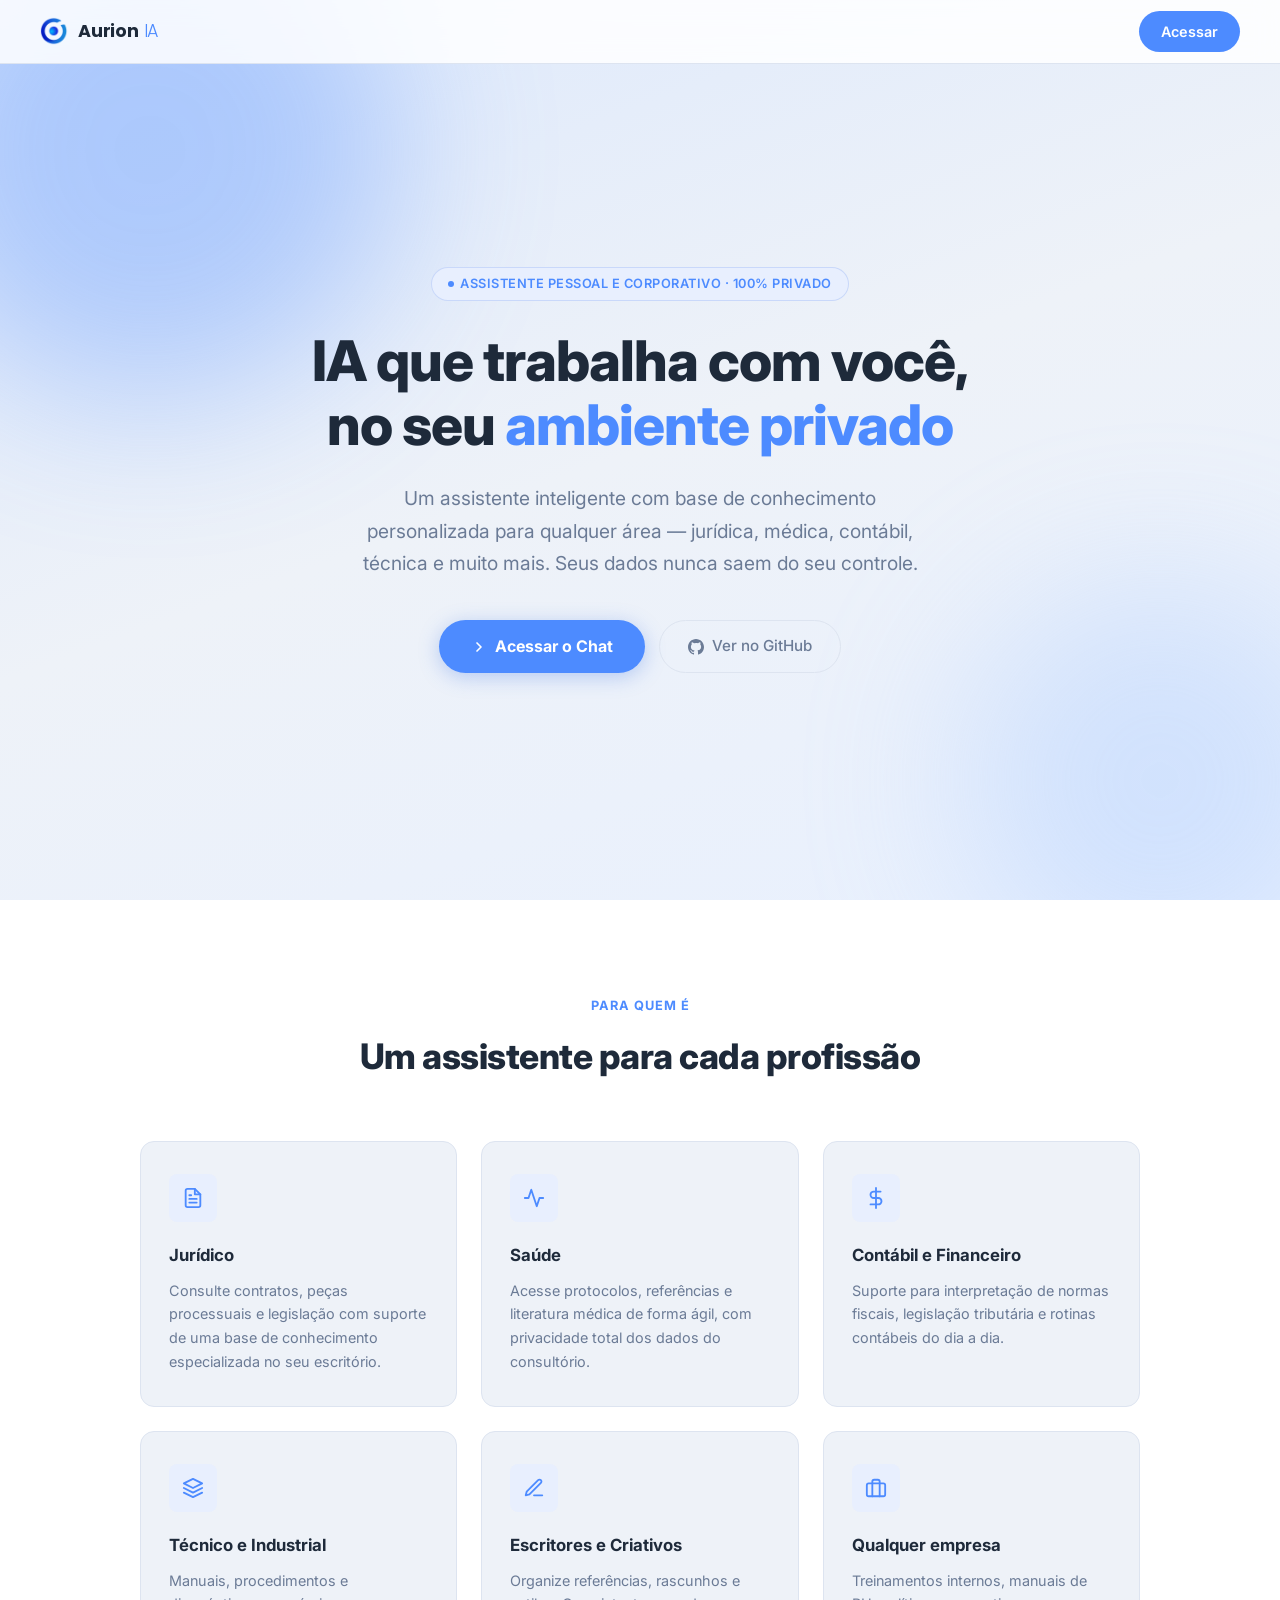
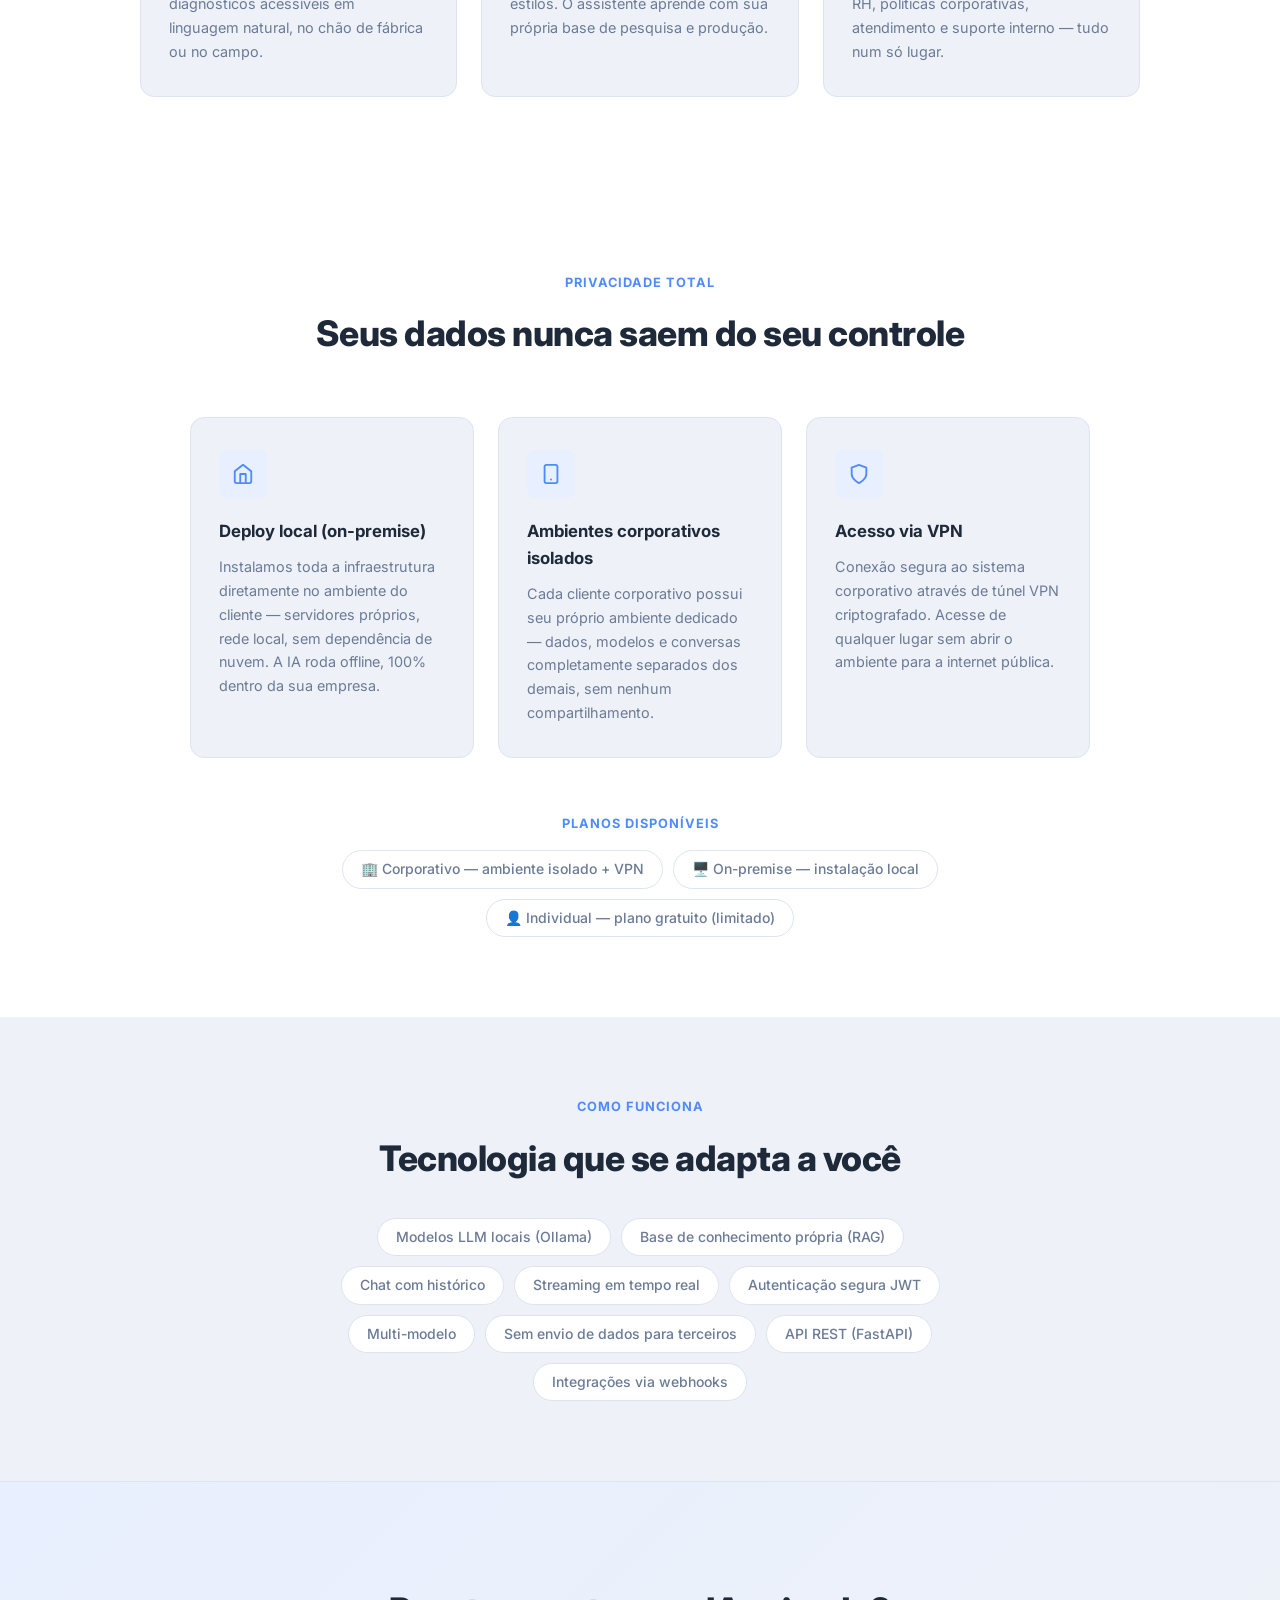
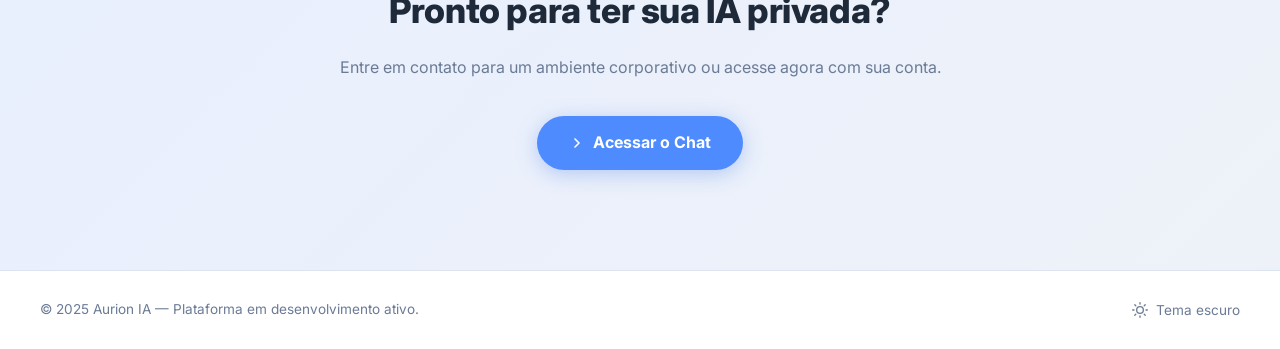
<file: static/index.html>
<!DOCTYPE html>
<html lang="pt-BR">
<head>
  <meta charset="UTF-8">
  <meta name="viewport" content="width=device-width, initial-scale=1.0">
  <title>Aurion IA — Suporte Técnico Inteligente</title>
  <link rel="icon" type="image/png" href="/static/image/aurion-icon-v3.1.png">
  <link rel="stylesheet" href="/static/css/base.css">
  <style>
    /* ── Landing exclusivo ── */
    body {
      background: var(--bg-page);
      overflow-x: hidden;
    }

    /* Aplica tema salvo antes de renderizar */

    /* ── Navbar ── */
    .lp-nav {
      position: fixed;
      top: 0; left: 0; right: 0;
      z-index: 100;
      display: flex;
      align-items: center;
      justify-content: space-between;
      padding: 0 40px;
      height: 64px;
      background: rgba(255,255,255,0.85);
      backdrop-filter: blur(12px);
      border-bottom: 1px solid var(--border);
    }

    [data-theme="dark"] .lp-nav {
      background: rgba(31, 41, 55, 0.85);
    }

    .lp-nav-logo {
      font-family: var(--font-brand);
      font-size: 1.1rem;
      letter-spacing: -0.2px;
      display: flex;
      align-items: center;
      gap: 10px;
    }
    .lp-nav-logo .lp-nav-icon {
      width: 28px;
      height: 28px;
      object-fit: contain;
    }
    .lp-nav-logo .brand-aurion {
      font-weight: 700;
      color: var(--text);
    }
    .lp-nav-logo .brand-ia {
      font-weight: 300;
      color: var(--accent);
    }

    .lp-nav a.btn-nav {
      padding: 9px 22px;
      border-radius: var(--radius-full);
      background: var(--accent);
      color: white;
      font-size: 0.9rem;
      font-weight: 600;
      text-decoration: none;
      transition: background 0.2s, transform 0.1s;
    }

    .lp-nav a.btn-nav:hover {
      background: var(--accent-hover);
    }

    /* ── Hero ── */
    .lp-hero {
      min-height: 100vh;
      display: flex;
      align-items: center;
      justify-content: center;
      text-align: center;
      padding: 100px 24px 60px;
      background: linear-gradient(160deg, #dce8fc 0%, var(--bg-page) 50%, #e8f0fe 100%);
      position: relative;
      overflow: hidden;
    }

    [data-theme="dark"] .lp-hero {
      background: linear-gradient(160deg, #0f172a 0%, #111827 50%, #1e293b 100%);
    }

    /* Círculos decorativos */
    .lp-hero::before,
    .lp-hero::after {
      content: '';
      position: absolute;
      border-radius: 50%;
      filter: blur(80px);
      opacity: 0.35;
      pointer-events: none;
    }

    .lp-hero::before {
      width: 500px; height: 500px;
      background: var(--accent);
      top: -100px; left: -100px;
    }

    .lp-hero::after {
      width: 400px; height: 400px;
      background: #a5c8ff;
      bottom: -80px; right: -80px;
    }

    [data-theme="dark"] .lp-hero::after {
      background: #1e3a5f;
    }

    .lp-hero-inner {
      position: relative;
      max-width: 760px;
      z-index: 1;
    }

    .lp-badge {
      display: inline-flex;
      align-items: center;
      gap: 6px;
      padding: 6px 16px;
      border-radius: var(--radius-full);
      background: var(--accent-soft);
      color: var(--accent);
      font-size: 0.8rem;
      font-weight: 600;
      letter-spacing: 0.5px;
      text-transform: uppercase;
      margin-bottom: 28px;
      border: 1px solid rgba(74, 126, 232, 0.2);
    }

    .lp-badge-dot {
      width: 6px; height: 6px;
      border-radius: 50%;
      background: var(--accent);
      animation: pulse 2s ease-in-out infinite;
    }

    @keyframes pulse {
      0%, 100% { opacity: 1; transform: scale(1); }
      50%       { opacity: 0.5; transform: scale(0.8); }
    }

    .lp-hero h1 {
      font-size: clamp(2.2rem, 5vw, 3.5rem);
      font-weight: 800;
      line-height: 1.15;
      letter-spacing: -1px;
      color: var(--text);
      margin-bottom: 24px;
    }

    .lp-hero h1 .highlight {
      color: var(--accent);
    }

    .lp-hero p.lead {
      font-size: clamp(1rem, 2vw, 1.2rem);
      color: var(--text-muted);
      line-height: 1.7;
      max-width: 560px;
      margin: 0 auto 40px;
    }

    .lp-cta-group {
      display: flex;
      align-items: center;
      justify-content: center;
      gap: 14px;
      flex-wrap: wrap;
    }

    .btn-primary {
      display: inline-flex;
      align-items: center;
      gap: 8px;
      padding: 14px 32px;
      border-radius: var(--radius-full);
      background: var(--accent);
      color: white;
      font-size: 1rem;
      font-weight: 700;
      text-decoration: none;
      box-shadow: 0 4px 20px rgba(74, 126, 232, 0.35);
      transition: background 0.2s, transform 0.15s, box-shadow 0.2s;
    }

    .btn-primary:hover {
      background: var(--accent-hover);
      transform: translateY(-2px);
      box-shadow: 0 8px 28px rgba(74, 126, 232, 0.4);
    }

    .btn-primary svg { flex-shrink: 0; }

    .btn-outline {
      display: inline-flex;
      align-items: center;
      gap: 8px;
      padding: 13px 28px;
      border-radius: var(--radius-full);
      border: 1.5px solid var(--border);
      color: var(--text-muted);
      font-size: 0.95rem;
      font-weight: 500;
      text-decoration: none;
      transition: border-color 0.2s, color 0.2s, background 0.2s;
    }

    .btn-outline:hover {
      border-color: var(--accent);
      color: var(--accent);
      background: var(--accent-soft);
    }

    /* ── Features ── */
    .lp-features {
      padding: 96px 24px;
      background: var(--bg-card);
    }

    [data-theme="dark"] .lp-features {
      background: #1f2937;
    }

    .lp-section-label {
      font-size: 0.8rem;
      font-weight: 700;
      letter-spacing: 1px;
      text-transform: uppercase;
      color: var(--accent);
      text-align: center;
      margin-bottom: 12px;
    }

    .lp-section-title {
      font-size: clamp(1.6rem, 3vw, 2.2rem);
      font-weight: 800;
      text-align: center;
      color: var(--text);
      letter-spacing: -0.5px;
      margin-bottom: 56px;
    }

    .lp-grid {
      display: grid;
      grid-template-columns: repeat(auto-fit, minmax(280px, 1fr));
      gap: 24px;
      max-width: 1000px;
      margin: 0 auto;
    }

    .lp-card {
      padding: 32px 28px;
      background: var(--bg-page);
      border: 1.5px solid var(--border);
      border-radius: var(--radius-md);
      transition: border-color 0.2s, box-shadow 0.2s, transform 0.2s;
    }

    [data-theme="dark"] .lp-card {
      background: #111827;
    }

    .lp-card:hover {
      border-color: var(--border-focus);
      box-shadow: var(--shadow-md);
      transform: translateY(-3px);
    }

    .lp-card-icon {
      width: 48px; height: 48px;
      border-radius: var(--radius-sm);
      background: var(--accent-soft);
      display: flex;
      align-items: center;
      justify-content: center;
      margin-bottom: 20px;
      color: var(--accent);
    }

    .lp-card h3 {
      font-size: 1.05rem;
      font-weight: 700;
      color: var(--text);
      margin-bottom: 10px;
    }

    .lp-card p {
      font-size: 0.9rem;
      color: var(--text-muted);
      line-height: 1.65;
    }

    /* ── Stack ── */
    .lp-stack {
      padding: 80px 24px;
      text-align: center;
      background: var(--bg-page);
    }

    .lp-stack-pills {
      display: flex;
      flex-wrap: wrap;
      gap: 10px;
      justify-content: center;
      max-width: 640px;
      margin: 0 auto;
    }

    .pill {
      padding: 7px 18px;
      border-radius: var(--radius-full);
      background: var(--bg-card);
      border: 1.5px solid var(--border);
      font-size: 0.875rem;
      font-weight: 500;
      color: var(--text-muted);
    }

    [data-theme="dark"] .pill {
      background: #1f2937;
    }

    /* ── CTA final ── */
    .lp-cta {
      padding: 100px 24px;
      text-align: center;
      background: linear-gradient(135deg, var(--accent-soft) 0%, var(--bg-page) 100%);
      border-top: 1.5px solid var(--border);
    }

    [data-theme="dark"] .lp-cta {
      background: linear-gradient(135deg, #1e3a5f 0%, #111827 100%);
    }

    .lp-cta h2 {
      font-size: clamp(1.6rem, 3vw, 2.2rem);
      font-weight: 800;
      color: var(--text);
      margin-bottom: 16px;
      letter-spacing: -0.4px;
    }

    .lp-cta p {
      font-size: 1rem;
      color: var(--text-muted);
      margin-bottom: 36px;
    }

    /* ── Footer ── */
    .lp-footer {
      padding: 28px 40px;
      border-top: 1px solid var(--border);
      display: flex;
      align-items: center;
      justify-content: space-between;
      flex-wrap: wrap;
      gap: 12px;
      background: var(--bg-card);
    }

    [data-theme="dark"] .lp-footer {
      background: #1f2937;
    }

    .lp-footer p {
      font-size: 0.85rem;
      color: var(--text-muted);
    }

    .lp-footer .theme-toggle {
      display: flex;
      align-items: center;
      gap: 8px;
      font-size: 0.85rem;
      color: var(--text-muted);
      cursor: pointer;
      background: none;
      border: none;
      font-family: var(--font);
    }

    .lp-footer .theme-toggle:hover { color: var(--accent); }

    @media (max-width: 640px) {
      .lp-nav { padding: 0 20px; }
      .lp-nav-logo span:not(.logo-dot) { display: none; }
      .lp-hero { padding: 90px 20px 50px; }
      .lp-features, .lp-stack, .lp-cta { padding: 64px 20px; }
      .lp-footer { padding: 20px; flex-direction: column; align-items: flex-start; }
    }
  </style>
</head>
<body>

  <!-- Navbar -->
  <nav class="lp-nav">
    <div class="lp-nav-logo">
      <img src="/static/image/aurion-icon-v3.1.png" alt="" class="lp-nav-icon" width="28" height="28">
      <span class="lp-brand"><span class="brand-aurion">Aurion</span> <span class="brand-ia">IA</span></span>
    </div>
    <a href="/static/login.html" class="btn-nav">Acessar</a>
  </nav>

  <!-- Hero -->
  <section class="lp-hero">
    <div class="lp-hero-inner">
      <div class="lp-badge">
        <span class="lp-badge-dot"></span>
        Assistente pessoal e corporativo · 100% privado
      </div>
      <h1>
        IA que trabalha com você,<br>
        no seu <span class="highlight">ambiente privado</span>
      </h1>
      <p class="lead">
        Um assistente inteligente com base de conhecimento personalizada para
        qualquer área — jurídica, médica, contábil, técnica e muito mais.
        Seus dados nunca saem do seu controle.
      </p>
      <div class="lp-cta-group">
        <a href="/static/login.html" class="btn-primary">
          <svg width="16" height="16" viewBox="0 0 24 24" fill="none" stroke="currentColor" stroke-width="2.5" stroke-linecap="round" stroke-linejoin="round"><polyline points="9 18 15 12 9 6"/></svg>
          Acessar o Chat
        </a>
        <a href="https://github.com/caiomaggiore/Maggiore-IA-WebUI" target="_blank" rel="noopener" class="btn-outline">
          <svg width="16" height="16" viewBox="0 0 24 24" fill="currentColor"><path d="M12 0C5.37 0 0 5.37 0 12c0 5.3 3.44 9.8 8.21 11.39.6.11.82-.26.82-.58v-2.03c-3.34.73-4.04-1.61-4.04-1.61-.55-1.39-1.34-1.76-1.34-1.76-1.09-.75.08-.73.08-.73 1.2.08 1.84 1.24 1.84 1.24 1.07 1.83 2.81 1.3 3.5.99.11-.78.42-1.3.76-1.6-2.67-.3-5.47-1.33-5.47-5.93 0-1.31.47-2.38 1.24-3.22-.13-.3-.54-1.52.12-3.17 0 0 1.01-.32 3.3 1.23a11.5 11.5 0 0 1 3-.4c1.02 0 2.04.14 3 .4 2.29-1.55 3.3-1.23 3.3-1.23.66 1.65.24 2.87.12 3.17.77.84 1.24 1.91 1.24 3.22 0 4.61-2.81 5.63-5.48 5.92.43.37.81 1.1.81 2.22v3.29c0 .32.22.7.83.58C20.57 21.8 24 17.3 24 12c0-6.63-5.37-12-12-12z"/></svg>
          Ver no GitHub
        </a>
      </div>
    </div>
  </section>

  <!-- Para quem é -->
  <section class="lp-features">
    <p class="lp-section-label">Para quem é</p>
    <h2 class="lp-section-title">Um assistente para cada profissão</h2>
    <div class="lp-grid">
      <div class="lp-card">
        <div class="lp-card-icon">
          <svg width="22" height="22" viewBox="0 0 24 24" fill="none" stroke="currentColor" stroke-width="2" stroke-linecap="round" stroke-linejoin="round"><path d="M14 2H6a2 2 0 0 0-2 2v16a2 2 0 0 0 2 2h12a2 2 0 0 0 2-2V8z"/><polyline points="14 2 14 8 20 8"/><line x1="16" y1="13" x2="8" y2="13"/><line x1="16" y1="17" x2="8" y2="17"/><polyline points="10 9 9 9 8 9"/></svg>
        </div>
        <h3>Jurídico</h3>
        <p>Consulte contratos, peças processuais e legislação com suporte de uma base de conhecimento especializada no seu escritório.</p>
      </div>
      <div class="lp-card">
        <div class="lp-card-icon">
          <svg width="22" height="22" viewBox="0 0 24 24" fill="none" stroke="currentColor" stroke-width="2" stroke-linecap="round" stroke-linejoin="round"><path d="M22 12h-4l-3 9L9 3l-3 9H2"/></svg>
        </div>
        <h3>Saúde</h3>
        <p>Acesse protocolos, referências e literatura médica de forma ágil, com privacidade total dos dados do consultório.</p>
      </div>
      <div class="lp-card">
        <div class="lp-card-icon">
          <svg width="22" height="22" viewBox="0 0 24 24" fill="none" stroke="currentColor" stroke-width="2" stroke-linecap="round" stroke-linejoin="round"><line x1="12" y1="1" x2="12" y2="23"/><path d="M17 5H9.5a3.5 3.5 0 0 0 0 7h5a3.5 3.5 0 0 1 0 7H6"/></svg>
        </div>
        <h3>Contábil e Financeiro</h3>
        <p>Suporte para interpretação de normas fiscais, legislação tributária e rotinas contábeis do dia a dia.</p>
      </div>
      <div class="lp-card">
        <div class="lp-card-icon">
          <svg width="22" height="22" viewBox="0 0 24 24" fill="none" stroke="currentColor" stroke-width="2" stroke-linecap="round" stroke-linejoin="round"><polygon points="12 2 2 7 12 12 22 7 12 2"/><polyline points="2 17 12 22 22 17"/><polyline points="2 12 12 17 22 12"/></svg>
        </div>
        <h3>Técnico e Industrial</h3>
        <p>Manuais, procedimentos e diagnósticos acessíveis em linguagem natural, no chão de fábrica ou no campo.</p>
      </div>
      <div class="lp-card">
        <div class="lp-card-icon">
          <svg width="22" height="22" viewBox="0 0 24 24" fill="none" stroke="currentColor" stroke-width="2" stroke-linecap="round" stroke-linejoin="round"><path d="M12 20h9"/><path d="M16.5 3.5a2.121 2.121 0 0 1 3 3L7 19l-4 1 1-4L16.5 3.5z"/></svg>
        </div>
        <h3>Escritores e Criativos</h3>
        <p>Organize referências, rascunhos e estilos. O assistente aprende com sua própria base de pesquisa e produção.</p>
      </div>
      <div class="lp-card">
        <div class="lp-card-icon">
          <svg width="22" height="22" viewBox="0 0 24 24" fill="none" stroke="currentColor" stroke-width="2" stroke-linecap="round" stroke-linejoin="round"><rect x="2" y="7" width="20" height="14" rx="2" ry="2"/><path d="M16 21V5a2 2 0 0 0-2-2h-4a2 2 0 0 0-2 2v16"/></svg>
        </div>
        <h3>Qualquer empresa</h3>
        <p>Treinamentos internos, manuais de RH, políticas corporativas, atendimento e suporte interno — tudo num só lugar.</p>
      </div>
    </div>
  </section>

  <!-- Privacidade e deployment -->
  <section class="lp-stack" style="background: var(--bg-card);">
    <p class="lp-section-label">Privacidade total</p>
    <h2 class="lp-section-title">Seus dados nunca saem do seu controle</h2>
    <div class="lp-grid" style="max-width:900px; margin: 0 auto 56px;">
      <div class="lp-card" style="text-align:left;">
        <div class="lp-card-icon">
          <svg width="22" height="22" viewBox="0 0 24 24" fill="none" stroke="currentColor" stroke-width="2" stroke-linecap="round" stroke-linejoin="round"><path d="M3 9l9-7 9 7v11a2 2 0 0 1-2 2H5a2 2 0 0 1-2-2z"/><polyline points="9 22 9 12 15 12 15 22"/></svg>
        </div>
        <h3>Deploy local (on-premise)</h3>
        <p>Instalamos toda a infraestrutura diretamente no ambiente do cliente — servidores próprios, rede local, sem dependência de nuvem. A IA roda offline, 100% dentro da sua empresa.</p>
      </div>
      <div class="lp-card" style="text-align:left;">
        <div class="lp-card-icon">
          <svg width="22" height="22" viewBox="0 0 24 24" fill="none" stroke="currentColor" stroke-width="2" stroke-linecap="round" stroke-linejoin="round"><rect x="5" y="2" width="14" height="20" rx="2" ry="2"/><line x1="12" y1="18" x2="12.01" y2="18"/></svg>
        </div>
        <h3>Ambientes corporativos isolados</h3>
        <p>Cada cliente corporativo possui seu próprio ambiente dedicado — dados, modelos e conversas completamente separados dos demais, sem nenhum compartilhamento.</p>
      </div>
      <div class="lp-card" style="text-align:left;">
        <div class="lp-card-icon">
          <svg width="22" height="22" viewBox="0 0 24 24" fill="none" stroke="currentColor" stroke-width="2" stroke-linecap="round" stroke-linejoin="round"><path d="M12 22s8-4 8-10V5l-8-3-8 3v7c0 6 8 10 8 10z"/></svg>
        </div>
        <h3>Acesso via VPN</h3>
        <p>Conexão segura ao sistema corporativo através de túnel VPN criptografado. Acesse de qualquer lugar sem abrir o ambiente para a internet pública.</p>
      </div>
    </div>
    <p class="lp-section-label" style="margin-bottom:16px;">Planos disponíveis</p>
    <div class="lp-stack-pills">
      <span class="pill">🏢 Corporativo — ambiente isolado + VPN</span>
      <span class="pill">🖥️ On-premise — instalação local</span>
      <span class="pill">👤 Individual — plano gratuito (limitado)</span>
    </div>
  </section>

  <!-- Como funciona -->
  <section class="lp-stack">
    <p class="lp-section-label">Como funciona</p>
    <h2 class="lp-section-title" style="margin-bottom:32px;">Tecnologia que se adapta a você</h2>
    <div class="lp-stack-pills">
      <span class="pill">Modelos LLM locais (Ollama)</span>
      <span class="pill">Base de conhecimento própria (RAG)</span>
      <span class="pill">Chat com histórico</span>
      <span class="pill">Streaming em tempo real</span>
      <span class="pill">Autenticação segura JWT</span>
      <span class="pill">Multi-modelo</span>
      <span class="pill">Sem envio de dados para terceiros</span>
      <span class="pill">API REST (FastAPI)</span>
      <span class="pill">Integrações via webhooks</span>
    </div>
  </section>

  <!-- CTA final -->
  <section class="lp-cta">
    <h2>Pronto para ter sua IA privada?</h2>
    <p>Entre em contato para um ambiente corporativo ou acesse agora com sua conta.</p>
    <div class="lp-cta-group">
      <a href="/static/login.html" class="btn-primary">
        <svg width="16" height="16" viewBox="0 0 24 24" fill="none" stroke="currentColor" stroke-width="2.5" stroke-linecap="round" stroke-linejoin="round"><polyline points="9 18 15 12 9 6"/></svg>
        Acessar o Chat
      </a>
    </div>
  </section>

  <!-- Footer -->
  <footer class="lp-footer">
    <p>© 2025 Aurion IA — Plataforma em desenvolvimento ativo.</p>
    <button class="theme-toggle" id="lp-theme-btn" aria-label="Alternar tema">
      <svg id="lp-icon-sun" width="16" height="16" viewBox="0 0 24 24" fill="none" stroke="currentColor" stroke-width="2" stroke-linecap="round" stroke-linejoin="round"><circle cx="12" cy="12" r="5"/><line x1="12" y1="1" x2="12" y2="3"/><line x1="12" y1="21" x2="12" y2="23"/><line x1="4.22" y1="4.22" x2="5.64" y2="5.64"/><line x1="18.36" y1="18.36" x2="19.78" y2="19.78"/><line x1="1" y1="12" x2="3" y2="12"/><line x1="21" y1="12" x2="23" y2="12"/><line x1="4.22" y1="19.78" x2="5.64" y2="18.36"/><line x1="18.36" y1="5.64" x2="19.78" y2="4.22"/></svg>
      <svg id="lp-icon-moon" width="16" height="16" viewBox="0 0 24 24" fill="none" stroke="currentColor" stroke-width="2" stroke-linecap="round" stroke-linejoin="round" style="display:none"><path d="M21 12.79A9 9 0 1 1 11.21 3 7 7 0 0 0 21 12.79z"/></svg>
      <span id="lp-theme-label">Tema escuro</span>
    </button>
  </footer>

  <script>
    const THEME_KEY = 'maggiore_theme';

    function applyTheme(theme) {
      document.documentElement.setAttribute('data-theme', theme);
      localStorage.setItem(THEME_KEY, theme);
      const sun  = document.getElementById('lp-icon-sun');
      const moon = document.getElementById('lp-icon-moon');
      const label = document.getElementById('lp-theme-label');
      if (sun)  sun.style.display  = theme === 'dark' ? 'none' : '';
      if (moon) moon.style.display = theme === 'dark' ? '' : 'none';
      if (label) label.textContent = theme === 'dark' ? 'Tema claro' : 'Tema escuro';
    }

    const saved = localStorage.getItem(THEME_KEY);
    const prefersDark = window.matchMedia && window.matchMedia('(prefers-color-scheme: dark)').matches;
    applyTheme(saved || (prefersDark ? 'dark' : 'light'));

    document.getElementById('lp-theme-btn').addEventListener('click', function () {
      const current = document.documentElement.getAttribute('data-theme');
      applyTheme(current === 'dark' ? 'light' : 'dark');
    });
  </script>
</body>
</html>
</file>
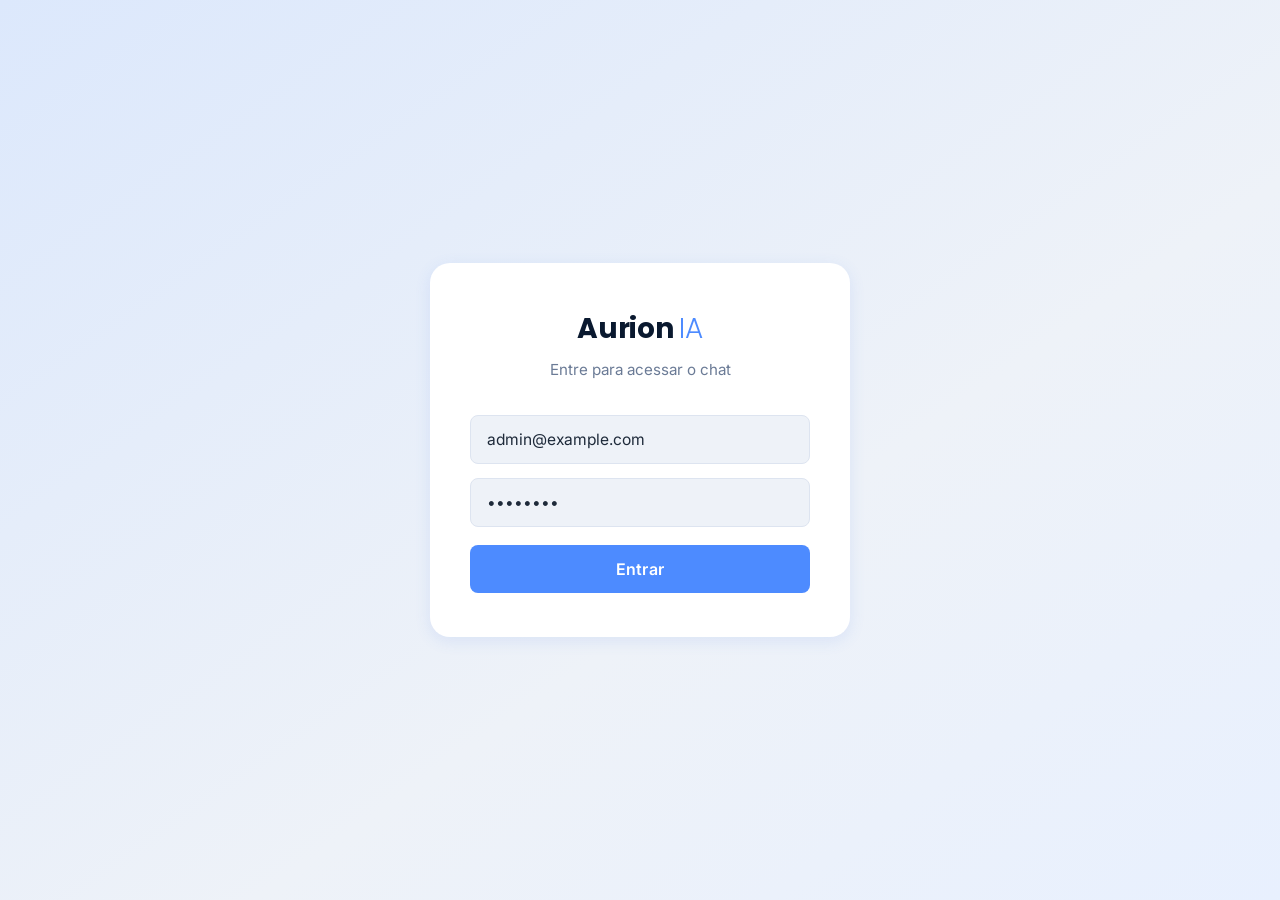
<file: static/chat.html>
<!DOCTYPE html>
<html lang="pt-BR">
<head>
  <meta charset="UTF-8">
  <meta name="viewport" content="width=device-width, initial-scale=1.0">
  <title>Aurion IA — Chat</title>
  <link rel="icon" type="image/png" href="/static/image/aurion-icon-v3.1.png">
  <link rel="stylesheet" href="https://cdnjs.cloudflare.com/ajax/libs/font-awesome/6.5.1/css/all.min.css" crossorigin="anonymous">
  <link rel="stylesheet" href="/static/css/base.css">
  <link rel="stylesheet" href="/static/css/chat.css">
</head>
<body>
  <div class="layout">

    <!-- ── Sidebar ─────────────────────────────────────────────────── -->
    <aside class="sidebar" id="sidebar">
      <div class="sidebar-header">
        <span class="sidebar-brand">
          <img src="/static/image/aurion-icon-v3.1.svg" alt="" class="sidebar-brand-icon" width="24" height="24">
          <span class="sidebar-brand-text"><span class="brand-aurion">Aurion</span> <span class="brand-ia">IA</span></span>
        </span>
        <button type="button" id="btn-toggle-sidebar" class="btn-icon-sm sidebar-toggle" title="Recolher menu" aria-label="Recolher menu">
          <svg class="icon-sidebar" width="18" height="18" viewBox="0 0 24 24" fill="none" stroke="currentColor" stroke-width="2" stroke-linecap="round" stroke-linejoin="round"><rect x="3" y="4" width="6" height="16" rx="1"/><path d="M15 6h4M15 12h4M15 18h4"/></svg>
          <img src="/static/image/aurion-icon-v3.1.svg" alt="" class="icon-logo" width="18" height="18">
        </button>
        <button type="button" id="btn-close-sidebar" class="btn-icon-sm sidebar-close" title="Fechar menu (mobile)" aria-label="Fechar menu">
          <svg width="18" height="18" viewBox="0 0 24 24" fill="none" stroke="currentColor" stroke-width="2" stroke-linecap="round" stroke-linejoin="round"><line x1="18" y1="6" x2="6" y2="18"/><line x1="6" y1="6" x2="18" y2="18"/></svg>
        </button>
      </div>

      <button type="button" id="btn-new-session" class="btn-new-session">
        <svg width="15" height="15" viewBox="0 0 24 24" fill="none" stroke="currentColor" stroke-width="2.5" stroke-linecap="round" stroke-linejoin="round"><line x1="12" y1="5" x2="12" y2="19"/><line x1="5" y1="12" x2="19" y2="12"/></svg>
        <span class="btn-new-session-text">Nova conversa</span>
      </button>

      <div class="sidebar-search-wrap">
        <input type="text" id="sessions-search" class="sidebar-search" placeholder="Buscar conversas…" aria-label="Buscar conversas">
      </div>

      <div class="sidebar-archived-accordion" id="sidebar-archived-accordion" aria-expanded="false">
        <button type="button" class="sidebar-archived-trigger" id="sidebar-archived-trigger" aria-controls="sidebar-archived-content" aria-expanded="false">
          <span class="sidebar-archived-label">Arquivadas</span>
          <svg class="sidebar-archived-chevron" width="14" height="14" viewBox="0 0 24 24" fill="none" stroke="currentColor" stroke-width="2"><polyline points="6 9 12 15 18 9"/></svg>
        </button>
        <div id="sidebar-archived-content" class="sidebar-archived-content" role="region" aria-labelledby="sidebar-archived-trigger" hidden>
          <div id="sessions-archived-list" class="sessions-list sessions-archived-list">
            <!-- preenchido ao expandir -->
          </div>
        </div>
      </div>

      <nav class="sessions-nav">
        <div id="sessions-list" class="sessions-list">
          <!-- preenchido pelo JS -->
        </div>
      </nav>

      <footer class="sidebar-footer">
        <div class="sidebar-user-wrap">
          <button type="button" id="btn-sidebar-user" class="sidebar-user-trigger" aria-haspopup="true" aria-expanded="false" aria-label="Menu do usuário">
            <span class="sidebar-user-avatar" id="sidebar-user-avatar">?</span>
            <span class="sidebar-user-info">
              <span class="sidebar-user-name" id="sidebar-user-name">Usuário</span>
              <span class="sidebar-user-email" id="sidebar-user-email"></span>
            </span>
            <svg class="sidebar-user-chevron" width="14" height="14" viewBox="0 0 24 24" fill="none" stroke="currentColor" stroke-width="2"><polyline points="18 15 12 9 6 15"/></svg>
          </button>
          <div id="sidebar-user-dropdown" class="sidebar-user-dropdown" role="menu" aria-hidden="true">
            <button type="button" class="sidebar-user-dropdown-item" data-action="profile" role="menuitem">Perfil</button>
            <button type="button" class="sidebar-user-dropdown-item" data-action="prefs" role="menuitem">Configurações</button>
            <button type="button" class="sidebar-user-dropdown-item sidebar-user-dropdown-item-danger" data-action="logout" role="menuitem">Sair</button>
          </div>
        </div>
      </footer>
    </aside>

    <!-- ── Área de chat ────────────────────────────────────────────── -->
    <div class="chat-layout">

      <header class="chat-header">
        <!-- Abrir sidebar (apenas mobile) -->
        <button type="button" id="btn-open-sidebar" class="btn-icon-sm btn-open-sidebar-mobile" title="Abrir histórico" aria-label="Abrir histórico">
          <svg width="18" height="18" viewBox="0 0 24 24" fill="none" stroke="currentColor" stroke-width="2" stroke-linecap="round" stroke-linejoin="round"><line x1="3" y1="12" x2="21" y2="12"/><line x1="3" y1="6" x2="21" y2="6"/><line x1="3" y1="18" x2="21" y2="18"/></svg>
        </button>

        <!-- Model picker (à esquerda do título) -->
        <div class="model-picker" id="model-picker-wrap">
            <button type="button" class="model-picker-trigger" id="model-picker-trigger" aria-haspopup="listbox" aria-expanded="false">
              <div class="model-picker-icon">
                <span class="model-picker-brain-icon" role="img" aria-hidden="true"></span>
              </div>
              <div class="model-picker-label">
                <div class="model-name" id="model-picker-name">Carregando…</div>
                <div class="model-sub">Modelo de linguagem</div>
              </div>
              <div class="model-picker-chevron" id="model-picker-chevron">
                <svg width="14" height="14" viewBox="0 0 24 24" fill="none" stroke="currentColor" stroke-width="2.5" stroke-linecap="round" stroke-linejoin="round">
                  <polyline points="6 9 12 15 18 9"/>
                </svg>
              </div>
            </button>
            <ul class="model-dropdown" id="model-dropdown" role="listbox" aria-label="Modelos disponíveis"></ul>
            <input type="hidden" id="model-select" value="mistral">
          </div>

        <h1 id="chat-header-title" class="chat-header-brand"><span class="brand-aurion">Aurion</span> <span class="brand-ia">IA</span></h1>

        <div class="header-controls">
          <button type="button" id="btn-theme" class="btn-icon-sm" title="Alternar tema" aria-label="Alternar tema">
              <svg id="icon-sun" xmlns="http://www.w3.org/2000/svg" width="18" height="18" viewBox="0 0 24 24" fill="none" stroke="currentColor" stroke-width="2" stroke-linecap="round" stroke-linejoin="round"><circle cx="12" cy="12" r="5"/><line x1="12" y1="1" x2="12" y2="3"/><line x1="12" y1="21" x2="12" y2="23"/><line x1="4.22" y1="4.22" x2="5.64" y2="5.64"/><line x1="18.36" y1="18.36" x2="19.78" y2="19.78"/><line x1="1" y1="12" x2="3" y2="12"/><line x1="21" y1="12" x2="23" y2="12"/><line x1="4.22" y1="19.78" x2="5.64" y2="18.36"/><line x1="18.36" y1="5.64" x2="19.78" y2="4.22"/></svg>
              <svg id="icon-moon" xmlns="http://www.w3.org/2000/svg" width="18" height="18" viewBox="0 0 24 24" fill="none" stroke="currentColor" stroke-width="2" stroke-linecap="round" stroke-linejoin="round" style="display:none"><path d="M21 12.79A9 9 0 1 1 11.21 3 7 7 0 0 0 21 12.79z"/></svg>
            </button>
        </div>
      </header>

      <main class="chat-messages" id="chat-messages">
        <div id="empty-state" class="empty-state" aria-hidden="true">
          <div class="empty-state-inner">
            <h2 id="empty-state-title" class="empty-state-title">Como posso te ajudar?</h2>
            <p id="empty-state-subtitle" class="empty-state-subtitle">Pergunte qualquer coisa. A IA vai responder em seguida.</p>
            <form id="empty-state-form" class="empty-state-form">
              <div class="chat-input-wrap empty-state-input-wrap">
                <div class="chat-input-row chat-input-row-main">
                  <textarea id="empty-state-input" placeholder="Digite sua mensagem…" rows="1"></textarea>
                  <div class="chat-actions">
                  <button type="submit" class="btn-send" title="Enviar">
                    <svg xmlns="http://www.w3.org/2000/svg" width="18" height="18" viewBox="0 0 24 24" fill="none" stroke="currentColor" stroke-width="2.5" stroke-linecap="round" stroke-linejoin="round"><line x1="12" y1="19" x2="12" y2="5"/><polyline points="5 12 12 5 19 12"/></svg>
                  </button>
                </div>
                </div>
                <div class="chat-input-row chat-input-row-config">
                  <div class="thinking-controls" id="thinking-controls-empty">
                    <label class="thinking-toggle-btn"><input type="checkbox" id="thinking-enabled-empty" class="thinking-checkbox" aria-label="Ativar Thinking"><span class="thinking-toggle-icon"><span class="thinking-toggle-brain-icon" role="img" aria-hidden="true"></span></span><span class="thinking-toggle-label">Thinking</span></label>
                    <div class="thinking-level-picker thinking-level-dropup" id="thinking-level-picker-empty">
                      <button type="button" class="thinking-level-trigger-btn" id="thinking-level-trigger-empty" aria-haspopup="listbox" aria-expanded="false">
                        <span class="thinking-level-icon"><svg width="14" height="14" viewBox="0 0 24 24" fill="none" stroke="currentColor" stroke-width="2"><path d="M9.663 17h4.673M12 3v1m6.364 1.636l-.707.707M21 12h-1M4 12H3m3.343-5.657l-.707-.707m2.828 9.9a5 5 0 117.072 0l-.548.547A3.374 3.374 0 0014 18.469V19a2 2 0 11-4 0v-.531c0-.895-.356-1.754-.988-2.386l-.548-.547z"/></svg></span>
                        <span class="thinking-level-name" id="thinking-level-name-empty">Inteligente</span>
                        <span class="thinking-level-chevron"><svg width="12" height="12" viewBox="0 0 24 24" fill="none" stroke="currentColor" stroke-width="2.5"><polyline points="18 15 12 9 6 15"/></svg></span>
                      </button>
                      <ul class="thinking-level-list" id="thinking-level-dropdown-empty" role="listbox">
                        <li class="thinking-level-item" data-value="esperto" role="option">Esperto</li>
                        <li class="thinking-level-item" data-value="inteligente" role="option">Inteligente</li>
                        <li class="thinking-level-item" data-value="culto" role="option">Culto</li>
                        <li class="thinking-level-item" data-value="sabio" role="option">Sábio</li>
                      </ul>
                      <input type="hidden" id="thinking-level-empty" value="inteligente">
                    </div>
                  </div>
                </div>
              </div>
            </form>
          </div>
        </div>
        <div id="chat-log"></div>
      </main>

      <p id="api-error" class="chat-error"></p>

      <footer class="chat-footer" id="chat-footer">
        <div class="chat-footer-inner">
          <form id="chat-form" class="chat-input-wrap">
            <div class="chat-input-row chat-input-row-main">
              <textarea id="message-input" placeholder="Digite sua mensagem…" rows="1"></textarea>
              <div class="chat-actions">
              <button type="submit" id="btn-send" class="btn-send" title="Enviar (Enter)">
                <svg xmlns="http://www.w3.org/2000/svg" width="18" height="18" viewBox="0 0 24 24" fill="none"
                     stroke="currentColor" stroke-width="2.5" stroke-linecap="round" stroke-linejoin="round">
                  <line x1="12" y1="19" x2="12" y2="5"/>
                  <polyline points="5 12 12 5 19 12"/>
                </svg>
              </button>
              <button type="button" id="btn-stop" class="btn-stop" title="Parar geração">
                <svg xmlns="http://www.w3.org/2000/svg" width="16" height="16" viewBox="0 0 24 24">
                  <rect x="4" y="4" width="16" height="16" rx="2.5" fill="currentColor"/>
                </svg>
              </button>
            </div>
            </div>
            <div class="chat-input-row chat-input-row-config">
              <div class="thinking-controls" id="thinking-controls">
                <label class="thinking-toggle-btn" title="Modo Thinking: análise antes da resposta">
                  <input type="checkbox" id="thinking-enabled" class="thinking-checkbox" aria-label="Ativar Thinking">
                  <span class="thinking-toggle-icon"><span class="thinking-toggle-brain-icon" role="img" aria-hidden="true"></span></span>
                  <span class="thinking-toggle-label">Thinking</span>
                </label>
                <div class="thinking-level-picker thinking-level-dropup" id="thinking-level-picker">
                  <button type="button" class="thinking-level-trigger-btn" id="thinking-level-trigger" aria-haspopup="listbox" aria-expanded="false">
                    <span class="thinking-level-icon"><svg width="14" height="14" viewBox="0 0 24 24" fill="none" stroke="currentColor" stroke-width="2" stroke-linecap="round" stroke-linejoin="round"><path d="M9.663 17h4.673M12 3v1m6.364 1.636l-.707.707M21 12h-1M4 12H3m3.343-5.657l-.707-.707m2.828 9.9a5 5 0 117.072 0l-.548.547A3.374 3.374 0 0014 18.469V19a2 2 0 11-4 0v-.531c0-.895-.356-1.754-.988-2.386l-.548-.547z"/></svg></span>
                    <span class="thinking-level-name" id="thinking-level-name">Inteligente</span>
                    <span class="thinking-level-chevron"><svg width="12" height="12" viewBox="0 0 24 24" fill="none" stroke="currentColor" stroke-width="2.5"><polyline points="18 15 12 9 6 15"/></svg></span>
                  </button>
                  <ul class="thinking-level-list" id="thinking-level-dropdown" role="listbox">
                    <li class="thinking-level-item" data-value="esperto" role="option">Esperto</li>
                    <li class="thinking-level-item" data-value="inteligente" role="option">Inteligente</li>
                    <li class="thinking-level-item" data-value="culto" role="option">Culto</li>
                    <li class="thinking-level-item" data-value="sabio" role="option">Sábio</li>
                  </ul>
                  <input type="hidden" id="thinking-level" value="inteligente">
                </div>
              </div>
            </div>
          </form>
        </div>
      </footer>

    </div><!-- .chat-layout -->

    <!-- Overlay para fechar sidebar no mobile -->
    <div class="sidebar-overlay" id="sidebar-overlay"></div>

    <!-- Modal Perfil -->
    <div id="modal-profile" class="modal" role="dialog" aria-labelledby="modal-profile-title" aria-hidden="true">
      <div class="modal-backdrop"></div>
      <div class="modal-box">
        <div class="modal-header">
          <h2 id="modal-profile-title">Perfil</h2>
          <button type="button" class="modal-close profile-modal-close" aria-label="Fechar">&times;</button>
        </div>
        <div class="modal-body">
          <div class="form-group">
            <label for="profile-email">E-mail</label>
            <input type="text" id="profile-email" readonly class="input-readonly">
          </div>
          <div class="form-row">
            <div class="form-group">
              <label for="profile-first-name">Nome</label>
              <input type="text" id="profile-first-name" placeholder="Nome" maxlength="128">
            </div>
            <div class="form-group">
              <label for="profile-last-name">Sobrenome</label>
              <input type="text" id="profile-last-name" placeholder="Sobrenome" maxlength="128">
            </div>
          </div>
          <div class="form-group">
            <label for="profile-nickname">Apelido</label>
            <input type="text" id="profile-nickname" placeholder="Apelido" maxlength="128">
          </div>
          <div class="form-group">
            <label for="profile-bio">Bio</label>
            <textarea id="profile-bio" placeholder="Um pouco sobre você (pode ser usado na memória depois)" rows="3" maxlength="1000"></textarea>
          </div>
          <div class="modal-section">
            <h3 class="modal-section-title">Segurança</h3>
            <div class="form-group">
              <label for="profile-current-password">Senha atual</label>
              <input type="password" id="profile-current-password" placeholder="Senha atual" autocomplete="current-password">
            </div>
            <div class="form-group">
              <label for="profile-new-password">Nova senha</label>
              <input type="password" id="profile-new-password" placeholder="Nova senha" autocomplete="new-password">
            </div>
            <button type="button" class="btn-secondary" id="profile-change-password-btn">Trocar senha</button>
          </div>
        </div>
        <div class="modal-footer">
          <button type="button" class="btn-primary" id="profile-save-btn">Salvar</button>
          <button type="button" class="btn-secondary" id="profile-close-btn">Fechar</button>
        </div>
      </div>
    </div>

    <!-- Modal Preferências (estilo igual ao dropdown do modelo) -->
    <div id="modal-prefs" class="modal" role="dialog" aria-labelledby="modal-prefs-title" aria-hidden="true">
      <div class="modal-backdrop"></div>
      <div class="modal-box modal-prefs-box">
        <div class="modal-header">
          <h2 id="modal-prefs-title">Preferências</h2>
          <button type="button" class="modal-close modal-prefs-close" aria-label="Fechar">&times;</button>
        </div>
        <div class="modal-body">
          <div class="form-group">
            <label for="pref-model">Modelo padrão</label>
            <div class="pref-model-picker">
              <button type="button" class="model-picker-trigger pref-trigger" id="pref-model-trigger" aria-haspopup="listbox" aria-expanded="false">
                <div class="model-picker-icon"><span class="model-picker-brain-icon" role="img" aria-hidden="true"></span></div>
                <div class="model-picker-label"><div class="model-name" id="pref-model-name">Carregando…</div><div class="model-sub">Modelo de linguagem</div></div>
                <div class="model-picker-chevron"><svg width="14" height="14" viewBox="0 0 24 24" fill="none" stroke="currentColor" stroke-width="2.5"><polyline points="6 9 12 15 18 9"/></svg></div>
              </button>
              <ul class="model-dropdown pref-dropdown" id="pref-model-dropdown" role="listbox"></ul>
              <input type="hidden" id="pref-model-value" value="">
            </div>
          </div>
          <div class="form-group">
            <label for="pref-temperature">Temperatura padrão</label>
            <div class="pref-temperature-wrap">
              <input type="range" id="pref-temperature" min="0" max="1" step="0.1" value="0.7">
              <span id="pref-temperature-value" class="pref-value">0.7</span>
            </div>
          </div>
          <div class="form-group">
            <label for="pref-theme">Tema padrão</label>
            <div class="pref-theme-picker">
              <button type="button" class="model-picker-trigger pref-trigger" id="pref-theme-trigger" aria-haspopup="listbox" aria-expanded="false">
                <div class="model-picker-label"><div class="model-name" id="pref-theme-name">Seguir sistema</div><div class="model-sub">Aparência</div></div>
                <div class="model-picker-chevron"><svg width="14" height="14" viewBox="0 0 24 24" fill="none" stroke="currentColor" stroke-width="2.5"><polyline points="6 9 12 15 18 9"/></svg></div>
              </button>
              <ul class="model-dropdown pref-dropdown" id="pref-theme-dropdown" role="listbox">
                <li class="model-dropdown-item" data-value="light" role="option">Claro</li>
                <li class="model-dropdown-item" data-value="dark" role="option">Escuro</li>
                <li class="model-dropdown-item" data-value="system" role="option">Seguir sistema</li>
              </ul>
              <input type="hidden" id="pref-theme-value" value="system">
            </div>
          </div>
        </div>
        <div class="modal-footer">
          <button type="button" class="btn-primary" id="prefs-save-btn">Salvar</button>
        </div>
      </div>
    </div>

  </div><!-- .layout -->

  <script src="/static/js/auth.js"></script>
  <script src="/static/js/chat.js"></script>
</body>
</html>
</file>
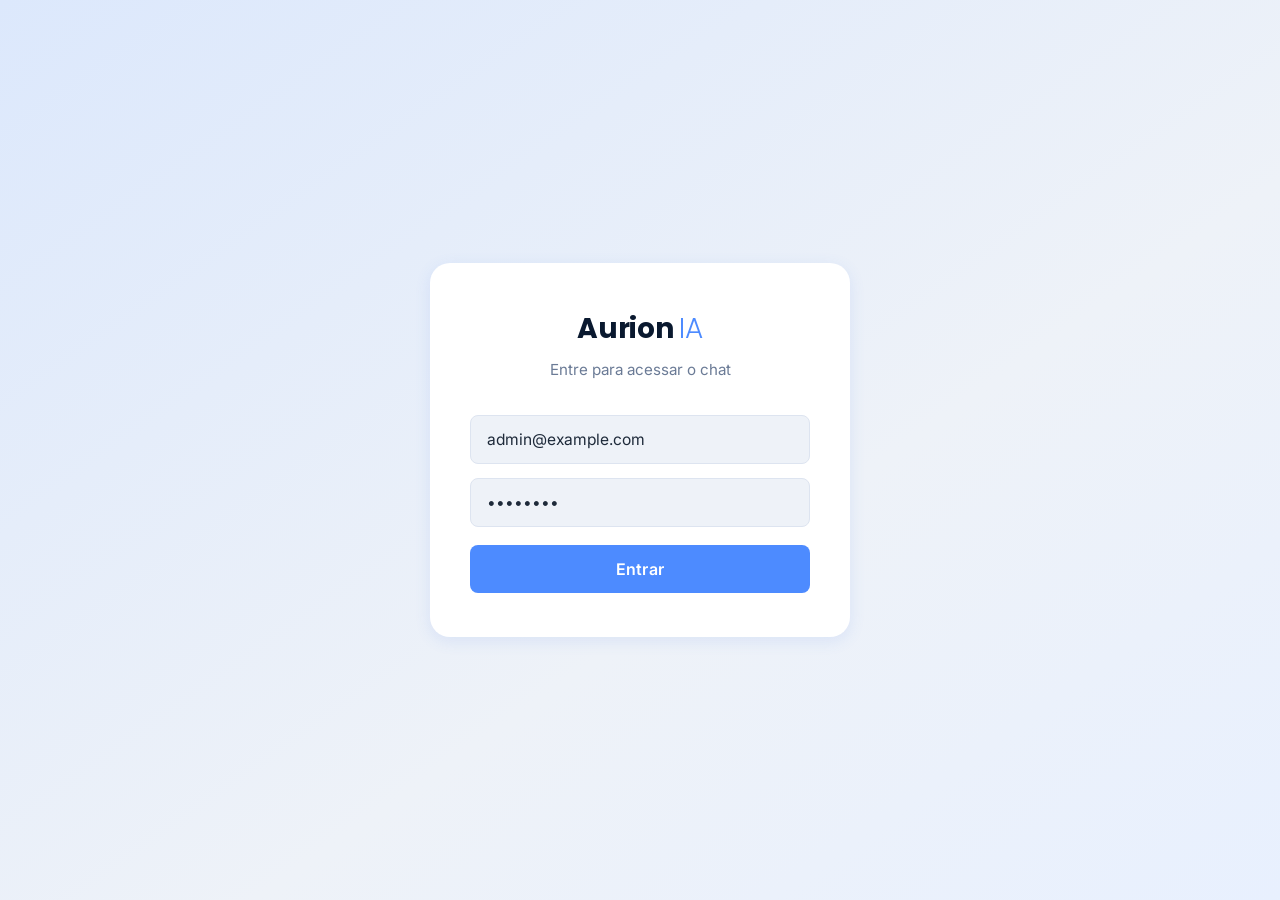
<file: static/login.html>
<!DOCTYPE html>
<html lang="pt-BR">
<head>
  <meta charset="UTF-8">
  <meta name="viewport" content="width=device-width, initial-scale=1.0">
  <title>Login — Aurion IA</title>
  <link rel="icon" type="image/png" href="/static/image/aurion-icon-v3.1.png">
  <link rel="stylesheet" href="/static/css/base.css">
</head>
<body>
  <div class="login-page">
    <div class="login-box">
      <h1 class="login-brand"><span class="brand-aurion">Aurion</span> <span class="brand-ia">IA</span></h1>
      <p class="subtitle">Entre para acessar o chat</p>
      <form id="login-form">
        <input type="email" id="email" placeholder="Email" value="admin@example.com" required autocomplete="email">
        <input type="password" id="password" placeholder="Senha" value="admin123" required autocomplete="current-password">
        <button type="submit">Entrar</button>
      </form>
      <p id="login-error" class="login-error"></p>
    </div>
  </div>
  <script src="/static/js/auth.js"></script>
  <script>
    // Aplica tema salvo imediatamente (antes de renderizar)
    (function () {
      const saved = localStorage.getItem('maggiore_theme');
      const prefersDark = window.matchMedia && window.matchMedia('(prefers-color-scheme: dark)').matches;
      document.documentElement.setAttribute('data-theme', saved || (prefersDark ? 'dark' : 'light'));
    })();
  </script>
</body>
</html>
</file>
<file: static/css/base.css>
/* base.css — estilos base, variáveis e login */
@import url('https://fonts.googleapis.com/css2?family=Inter:wght@400;500;600;700&display=swap');
@import url('https://fonts.googleapis.com/css2?family=Poppins:wght@300;400;500;600;700&display=swap');

:root {
  /* Marca Aurion IA */
  --aurion-light:    #4D8BFF;
  --aurion-dark:    #0A192F;

  /* Paleta (tons claros com Aurion) */
  --bg-page:         #eef2f8;
  --bg-card:         #ffffff;
  --bg-header:       #ffffff;
  --bg-user-msg:     #c7d8f8;
  --border:          #dde4f0;
  --border-focus:    #7aa5e8;

  --text:            #1e2a3a;
  --text-muted:      #6b7b96;
  --text-light:      #9aabc2;

  --accent:          var(--aurion-light);
  --accent-hover:    #3d7ae8;
  --accent-soft:     #e8effe;

  --danger:          #e05a6b;
  --danger-soft:     #fdf0f1;

  --radius-sm:       8px;
  --radius-md:       14px;
  --radius-lg:       20px;
  --radius-full:     9999px;

  --shadow-sm:       0 1px 4px rgba(74, 126, 232, 0.08);
  --shadow-md:       0 4px 16px rgba(74, 126, 232, 0.12);

  --font:            'Inter', -apple-system, BlinkMacSystemFont, 'Segoe UI', sans-serif;
  --font-brand:      'Poppins', var(--font);

  /* Ícone cérebro: tema claro = azul escuro */
  --brain-icon-color: var(--aurion-dark);
}

/* ── Tema escuro (Aurion dark) ─────────────────────────────────────────────── */
[data-theme="dark"] {
  /* Ícone cérebro: tema escuro = azul claro */
  --brain-icon-color: var(--aurion-light);

  --bg-page:         #0A192F;
  --bg-card:         #112240;
  --bg-header:       #0A192F;
  --bg-user-msg:     #1e3a5f;
  --border:          #233554;
  --border-focus:    #4D8BFF;

  --text:            #e6f1ff;
  --text-muted:      #94a3b8;
  --text-light:      #64748b;

  --accent:          var(--aurion-light);
  --accent-hover:    #6b9dff;
  --accent-soft:     #1e3a5f;

  --danger:          #f87171;
  --danger-soft:     #2d1515;

  --shadow-sm:       0 1px 4px rgba(0, 0, 0, 0.3);
  --shadow-md:       0 4px 16px rgba(0, 0, 0, 0.4);
}

[data-theme="dark"] .login-page {
  background: linear-gradient(145deg, #020c1b 0%, #0A192F 60%, #112240 100%);
}

*, *::before, *::after {
  box-sizing: border-box;
  margin: 0;
  padding: 0;
}

body {
  font-family: var(--font);
  background: var(--bg-page);
  color: var(--text);
  line-height: 1.6;
  -webkit-font-smoothing: antialiased;
  min-height: 100vh;
}

/* ── Login ────────────────────────────────────────────────────────────────── */

.login-page {
  min-height: 100vh;
  display: flex;
  align-items: center;
  justify-content: center;
  padding: 24px;
  background: linear-gradient(145deg, #dce8fc 0%, #eef2f8 60%, #e8f0fe 100%);
}

.login-box {
  width: 100%;
  max-width: 420px;
  padding: 44px 40px;
  background: var(--bg-card);
  border-radius: var(--radius-lg);
  box-shadow: var(--shadow-md);
}

.login-box h1 {
  font-size: 1.75rem;
  color: var(--text);
  text-align: center;
  letter-spacing: -0.3px;
}
.login-box h1.login-brand {
  font-family: var(--font-brand);
}
.login-box h1.login-brand .brand-aurion {
  font-weight: 700;
  color: #0A192F;
}
.login-box h1.login-brand .brand-ia {
  font-weight: 300;
  color: var(--accent);
}
[data-theme="dark"] .login-box h1.login-brand .brand-aurion {
  color: var(--text);
}

.login-box .subtitle {
  margin-top: 6px;
  margin-bottom: 32px;
  font-size: 0.95rem;
  color: var(--text-muted);
  text-align: center;
}

.login-box input {
  width: 100%;
  padding: 14px 16px;
  margin-bottom: 14px;
  border: 1.5px solid var(--border);
  border-radius: var(--radius-sm);
  font-size: 0.975rem;
  font-family: var(--font);
  color: var(--text);
  background: var(--bg-page);
  transition: border-color 0.2s, box-shadow 0.2s;
}

.login-box input:focus {
  outline: none;
  border-color: var(--border-focus);
  box-shadow: 0 0 0 3px rgba(74, 126, 232, 0.12);
  background: var(--bg-card);
}

.login-box input::placeholder {
  color: var(--text-light);
}

.login-box button[type="submit"] {
  width: 100%;
  padding: 14px;
  margin-top: 4px;
  border: none;
  border-radius: var(--radius-sm);
  background: var(--accent);
  color: white;
  font-size: 1rem;
  font-weight: 600;
  font-family: var(--font);
  cursor: pointer;
  letter-spacing: 0.2px;
  transition: background 0.2s, transform 0.1s;
}

.login-box button[type="submit"]:hover {
  background: var(--accent-hover);
}

.login-box button[type="submit"]:active {
  transform: scale(0.99);
}

.login-box button[type="submit"]:disabled {
  opacity: 0.65;
  cursor: not-allowed;
}

.login-error {
  margin-top: 14px;
  padding: 10px 14px;
  font-size: 0.875rem;
  color: var(--danger);
  background: var(--danger-soft);
  border-radius: var(--radius-sm);
  border-left: 3px solid var(--danger);
}

.login-error:empty {
  display: none;
}

/* Toast (notificações leves) */
.toast-msg {
  position: fixed;
  bottom: 24px;
  left: 50%;
  transform: translateX(-50%);
  padding: 12px 20px;
  background: var(--bg-card);
  border: 1.5px solid var(--border);
  border-radius: var(--radius-md);
  box-shadow: var(--shadow-md);
  font-size: 0.875rem;
  color: var(--text);
  z-index: 1000;
  animation: toastIn 0.25s ease;
}

.toast-msg.toast-error {
  color: var(--danger);
  border-color: var(--danger);
  background: var(--danger-soft);
}

@keyframes toastIn {
  from { opacity: 0; transform: translateX(-50%) translateY(10px); }
  to   { opacity: 1; transform: translateX(-50%) translateY(0); }
}
</file>
<file: static/css/chat.css>
/* chat.css — layout principal do chat */

/* ── Layout raiz: sidebar fixa à esquerda + chat à direita ──────────────── */

html, body {
  height: 100%;
  overflow: hidden;
}

.layout {
  display: flex;
  width: 100vw;
  height: 100vh;
  overflow: hidden;
  background: var(--bg-page);
}

/* ── Sidebar ─────────────────────────────────────────────────────────────── */

.sidebar {
  width: 260px;
  flex-shrink: 0;
  display: flex;
  flex-direction: column;
  height: 100vh;
  background: var(--bg-card);
  border-right: 1.5px solid var(--border);
  transition: width 0.25s ease, transform 0.25s ease;
  z-index: 200;
  overflow: hidden;
}

.sidebar-collapsed {
  width: 72px;
}

.sidebar-collapsed .sidebar-brand-text,
.sidebar-collapsed .btn-new-session-text,
.sidebar-collapsed .sidebar-search-wrap,
.sidebar-collapsed .sessions-group-label,
.sidebar-collapsed .session-item-text,
.sidebar-collapsed .session-item-date,
.sidebar-collapsed .session-item-actions,
.sidebar-collapsed .sidebar-archived-accordion,
.sidebar-collapsed .sessions-nav {
  display: none !important;
}

.sidebar-collapsed .sidebar-header {
  justify-content: center;
  padding-left: 12px;
  padding-right: 12px;
}
.sidebar-collapsed .sidebar-brand {
  display: none;
}

.sidebar-collapsed .sidebar-close {
  display: none;
}

.sidebar-collapsed .btn-new-session {
  justify-content: center;
  padding: 10px;
  margin: 0 8px 8px;
}

.sidebar-collapsed .session-item-row {
  justify-content: center;
  padding: 10px;
}

.sidebar-collapsed .session-item-icon {
  margin: 0;
}

.sidebar-toggle .icon-sidebar {
  display: block;
}

.sidebar-toggle .icon-logo {
  display: none;
}
.sidebar-collapsed .sidebar-toggle .icon-sidebar {
  display: none;
}
.sidebar-collapsed .sidebar-toggle .icon-logo {
  display: block;
}
.sidebar-collapsed .sidebar-toggle:hover .icon-logo {
  display: none;
}
.sidebar-collapsed .sidebar-toggle:hover .icon-sidebar {
  display: block;
}

[data-theme="dark"] .sidebar {
  background: #1f2937;
}
/* Tema escuro: ícone Aurion em tom claro, quase branco */
[data-theme="dark"] .sidebar-brand-icon,
[data-theme="dark"] .sidebar-toggle .icon-logo {
  filter: brightness(0) invert(1);
  opacity: 0.92;
}

.sidebar-header {
  display: flex;
  align-items: center;
  gap: 8px;
  padding: 18px 16px 12px;
  flex-shrink: 0;
}

.sidebar-brand {
  display: flex;
  align-items: center;
  gap: 8px;
  font-family: var(--font-brand);
  font-size: 0.95rem;
  color: var(--text);
  letter-spacing: -0.2px;
  flex: 1;
  min-width: 0;
}
.sidebar-brand-icon {
  flex-shrink: 0;
  width: 24px;
  height: 24px;
}
.sidebar-brand-text .brand-aurion {
  font-weight: 700;
  color: var(--text);
}
.sidebar-brand-text .brand-ia {
  font-weight: 300;
  color: var(--accent);
}

/* Botão recolher/expandir à direita do header; recolhido = Sol, hover = ícone sidebar */
.sidebar-toggle {
  flex-shrink: 0;
  margin-left: auto;
}
.sidebar-toggle .icon-sidebar {
  color: var(--text-muted);
}
/* Quando expandida: só ícone de recolher; .icon-logo fica oculto (regra acima) */
.sidebar-toggle .icon-logo {
  object-fit: contain;
}

.chat-header-brand {
  font-family: var(--font-brand);
}
.chat-header-brand .brand-aurion {
  font-weight: 700;
  color: var(--text);
}
.chat-header-brand .brand-ia {
  font-weight: 300;
  color: var(--accent);
}

/* Botão X: apenas no mobile (fechar drawer). No desktop fica sempre oculto. */
.sidebar-close {
  display: none !important;
}

@media (min-width: 769px) {
  .sidebar-close {
    display: none !important;
    visibility: hidden;
    pointer-events: none;
    width: 0;
    height: 0;
    overflow: hidden;
    position: absolute;
    opacity: 0;
  }
}

.btn-new-session {
  display: flex;
  align-items: center;
  gap: 8px;
  margin: 0 12px 8px;
  padding: 10px 14px;
  border: 1.5px solid var(--border);
  border-radius: var(--radius-sm);
  background: transparent;
  color: var(--text);
  font-size: 0.875rem;
  font-weight: 500;
  font-family: var(--font);
  cursor: pointer;
  transition: background 0.15s, border-color 0.15s;
}

.btn-new-session:hover {
  background: var(--accent-soft);
  border-color: var(--accent);
  color: var(--accent);
}

.btn-new-session svg {
  flex-shrink: 0;
}

.sidebar-search-wrap {
  padding: 0 12px 10px;
  flex-shrink: 0;
}

.sidebar-search {
  width: 100%;
  padding: 8px 12px 8px 36px;
  border: 1.5px solid var(--border);
  border-radius: var(--radius-sm);
  font-size: 0.85rem;
  font-family: var(--font);
  color: var(--text);
  background: var(--bg-page) url("data:image/svg+xml,%3Csvg xmlns='http://www.w3.org/2000/svg' width='16' height='16' viewBox='0 0 24 24' fill='none' stroke='%236b7b96' stroke-width='2' stroke-linecap='round' stroke-linejoin='round'%3E%3Ccircle cx='11' cy='11' r='8'/%3E%3Cline x1='21' y1='21' x2='16.65' y2='16.65'/%3E%3C/svg%3E") no-repeat 10px 50%;
  background-size: 16px;
  outline: none;
  transition: border-color 0.2s;
}

.sidebar-search::placeholder {
  color: var(--text-light);
}

.sidebar-search:focus {
  border-color: var(--border-focus);
}

/* Sanfona Arquivadas — recolhida por padrão, carrega ao expandir */
.sidebar-archived-accordion {
  margin: 0 8px 8px;
  border-radius: var(--radius-sm);
  border: 1px solid var(--border);
  overflow: hidden;
}

.sidebar-archived-trigger {
  width: 100%;
  display: flex;
  align-items: center;
  justify-content: space-between;
  gap: 8px;
  padding: 10px 12px;
  border: none;
  background: var(--bg-page);
  color: var(--text-muted);
  font-size: 0.8rem;
  font-weight: 600;
  font-family: var(--font);
  cursor: pointer;
  transition: background 0.15s, color 0.15s;
  text-align: left;
}

.sidebar-archived-trigger:hover {
  background: var(--accent-soft);
  color: var(--text);
}

.sidebar-archived-trigger[aria-expanded="true"] .sidebar-archived-chevron {
  transform: rotate(180deg);
}

.sidebar-archived-chevron {
  flex-shrink: 0;
  transition: transform 0.2s;
  color: var(--text-muted);
}

.sidebar-archived-content {
  border-top: 1px solid var(--border);
  max-height: 280px;
  overflow-y: auto;
  padding: 6px 6px 10px;
}

.sidebar-archived-content[hidden] {
  display: none;
}

.sessions-archived-list {
  gap: 2px;
}

[data-theme="dark"] .sidebar-search {
  background-color: #374151;
  background-image: url("data:image/svg+xml,%3Csvg xmlns='http://www.w3.org/2000/svg' width='16' height='16' viewBox='0 0 24 24' fill='none' stroke='%2394a3b8' stroke-width='2' stroke-linecap='round' stroke-linejoin='round'%3E%3Ccircle cx='11' cy='11' r='8'/%3E%3Cline x1='21' y1='21' x2='16.65' y2='16.65'/%3E%3C/svg%3E");
}

/* Lista de sessões */
.sessions-nav {
  flex: 1;
  overflow-y: auto;
  padding: 0 8px 16px;
}

.sessions-nav::-webkit-scrollbar { width: 4px; }
.sessions-nav::-webkit-scrollbar-thumb { background: var(--border); border-radius: 99px; }
.sessions-nav::-webkit-scrollbar-track { background: transparent; }

.sessions-group-label {
  font-size: 0.7rem;
  font-weight: 600;
  letter-spacing: 0.6px;
  text-transform: uppercase;
  color: var(--text-muted);
  padding: 8px 8px 4px;
  margin-top: 4px;
}

.sessions-group-label:first-child {
  margin-top: 0;
}

.sessions-group-label-archived {
  margin-top: 12px;
  padding-top: 8px;
  border-top: 1px solid var(--border);
}

.sessions-list {
  display: flex;
  flex-direction: column;
  gap: 2px;
}

.session-item-row {
  display: flex;
  align-items: center;
  gap: 6px;
  padding: 9px 10px;
  border-radius: var(--radius-sm);
  cursor: pointer;
  transition: background 0.15s;
  border: 1.5px solid transparent;
  min-height: 44px;
  width: 100%;
  text-align: left;
  background: none;
  color: inherit;
  font-family: var(--font);
}

.session-item-row:hover {
  background: var(--bg-page);
}

[data-theme="dark"] .session-item-row:hover {
  background: #111827;
}

.session-item.active .session-item-row {
  background: var(--accent-soft);
  border-color: rgba(74, 126, 232, 0.25);
}

[data-theme="dark"] .session-item.active .session-item-row {
  background: #1e3a5f;
  border-color: rgba(96, 165, 250, 0.3);
}

.session-item-actions {
  display: flex;
  align-items: center;
  gap: 2px;
  flex-shrink: 0;
  opacity: 0;
  transition: opacity 0.15s;
}

.session-item:hover .session-item-actions,
.session-item.active .session-item-actions,
.session-item-actions:focus-within {
  opacity: 1;
}

.session-item-btn-icon {
  width: 28px;
  height: 28px;
  border: none;
  background: transparent;
  color: var(--text-muted);
  cursor: pointer;
  border-radius: var(--radius-sm);
  display: flex;
  align-items: center;
  justify-content: center;
  padding: 0;
}

.session-item-btn-icon:hover {
  background: var(--accent-soft);
  color: var(--accent);
}

.session-item-btn-icon svg {
  width: 14px;
  height: 14px;
}

.session-item-title-edit {
  width: 100%;
  padding: 4px 8px;
  border: 1.5px solid var(--border-focus);
  border-radius: var(--radius-sm);
  font-size: 0.85rem;
  font-family: var(--font);
  color: var(--text);
  background: var(--bg-card);
  outline: none;
}

.session-context-menu {
  position: fixed;
  min-width: 180px;
  background: var(--bg-card);
  border: 1.5px solid var(--border);
  border-radius: var(--radius-md);
  box-shadow: var(--shadow-md);
  padding: 4px;
  z-index: 300;
  list-style: none;
}

.session-context-menu button {
  width: 100%;
  display: flex;
  align-items: center;
  gap: 10px;
  padding: 10px 12px;
  border: none;
  background: transparent;
  color: var(--text);
  font-size: 0.875rem;
  font-family: var(--font);
  cursor: pointer;
  border-radius: var(--radius-sm);
  text-align: left;
}

.session-context-menu button:hover {
  background: var(--accent-soft);
}

.session-context-menu button.danger:hover {
  background: var(--danger-soft);
  color: var(--danger);
}

.session-context-menu button svg {
  width: 16px;
  height: 16px;
  flex-shrink: 0;
}

.session-item {
  display: block;
  border-radius: var(--radius-sm);
  border: 1.5px solid transparent;
  transition: background 0.15s, border-color 0.15s;
}

.session-item-archived .session-item-title {
  color: var(--text-muted);
}

.session-item-icon {
  width: 28px;
  height: 28px;
  border-radius: 50%;
  background: var(--bg-page);
  display: flex;
  align-items: center;
  justify-content: center;
  flex-shrink: 0;
  color: var(--text-muted);
}

[data-theme="dark"] .session-item-icon {
  background: #374151;
}

.session-item.active .session-item-icon {
  background: var(--accent-soft);
  color: var(--accent);
}

.session-item-text {
  flex: 1;
  min-width: 0;
}

.session-item-title {
  font-size: 0.85rem;
  font-weight: 500;
  color: var(--text);
  white-space: nowrap;
  overflow: hidden;
  text-overflow: ellipsis;
  line-height: 1.3;
}

.session-item.active .session-item-title {
  color: var(--accent);
  font-weight: 600;
}

.session-item-date {
  font-size: 0.7rem;
  color: var(--text-muted);
  margin-top: 2px;
}

.sessions-empty {
  padding: 24px 10px;
  font-size: 0.85rem;
  color: var(--text-muted);
  text-align: center;
}

/* Rodapé da sidebar: perfil e configurações */
.sidebar-footer {
  flex-shrink: 0;
  padding: 12px;
  border-top: 1px solid var(--border);
  margin-top: auto;
}
.sidebar-user-wrap {
  position: relative;
}
.sidebar-user-trigger {
  width: 100%;
  display: flex;
  align-items: center;
  gap: 10px;
  padding: 8px 10px;
  border: none;
  border-radius: var(--radius-sm);
  background: transparent;
  color: var(--text);
  font-family: var(--font);
  cursor: pointer;
  transition: background 0.15s;
  text-align: left;
}
.sidebar-user-trigger:hover {
  background: var(--bg-page);
}
[data-theme="dark"] .sidebar-user-trigger:hover {
  background: #374151;
}
.sidebar-user-trigger[aria-expanded="true"] {
  background: var(--accent-soft);
}
.sidebar-user-avatar {
  width: 36px;
  height: 36px;
  border-radius: 50%;
  background: var(--accent);
  color: #fff;
  display: flex;
  align-items: center;
  justify-content: center;
  font-size: 0.9rem;
  font-weight: 600;
  flex-shrink: 0;
}
.sidebar-user-info {
  flex: 1;
  min-width: 0;
  display: flex;
  flex-direction: column;
  gap: 0;
}
.sidebar-user-name {
  font-size: 0.875rem;
  font-weight: 600;
  color: var(--text);
  white-space: nowrap;
  overflow: hidden;
  text-overflow: ellipsis;
}
.sidebar-user-email {
  font-size: 0.75rem;
  color: var(--text-muted);
  white-space: nowrap;
  overflow: hidden;
  text-overflow: ellipsis;
}
.sidebar-user-chevron {
  flex-shrink: 0;
  color: var(--text-muted);
  transition: transform 0.2s;
}
/* Dropup: chevron aponta para cima; ao abrir gira para baixo */
.sidebar-user-trigger[aria-expanded="true"] .sidebar-user-chevron {
  transform: rotate(180deg);
}
/* Dropup: abre para cima, acima do trigger */
.sidebar-user-dropdown {
  display: none;
  position: absolute;
  bottom: calc(100% + 8px);
  left: 0;
  right: 0;
  background: var(--bg-card);
  border: 1.5px solid var(--border);
  border-radius: var(--radius-md);
  box-shadow: var(--shadow-md);
  padding: 4px;
  z-index: 250;
  list-style: none;
}
.sidebar-user-dropdown[aria-hidden="false"] {
  display: block;
}
.sidebar-user-dropdown-item {
  width: 100%;
  display: flex;
  align-items: center;
  padding: 10px 12px;
  border: none;
  background: transparent;
  color: var(--text);
  font-size: 0.875rem;
  font-family: var(--font);
  cursor: pointer;
  border-radius: var(--radius-sm);
  text-align: left;
  transition: background 0.15s;
}
.sidebar-user-dropdown-item:hover {
  background: var(--accent-soft);
}
.sidebar-user-dropdown-item-danger:hover {
  background: var(--danger-soft);
  color: var(--danger);
}
.sidebar-collapsed .sidebar-footer {
  padding: 8px;
}
.sidebar-collapsed .sidebar-user-info,
.sidebar-collapsed .sidebar-user-chevron {
  display: none !important;
}
.sidebar-collapsed .sidebar-user-trigger {
  justify-content: center;
  padding: 8px;
}
/* Quando recolhido, o dropdown é posicionado via JS com position: fixed fora da sidebar */
.sidebar-user-dropdown.sidebar-user-dropdown-outside {
  position: fixed;
  left: auto;
  right: auto;
  bottom: auto;
  top: auto;
  min-width: 180px;
  z-index: 300;
}

.sessions-loading {
  padding: 20px 10px;
  display: flex;
  justify-content: center;
}

/* Overlay para mobile */
.sidebar-overlay {
  display: none;
  position: fixed;
  inset: 0;
  background: rgba(0, 0, 0, 0.4);
  z-index: 190;
}

/* ── Coluna do chat (flex: 1 do .layout) ─────────────────────────────────── */

.chat-layout {
  display: flex;
  flex-direction: column;
  flex: 1 1 0;
  min-width: 0;
  height: 100vh;
  overflow: hidden;
  background: var(--bg-page);
}

/* ── Header ───────────────────────────────────────────────────────────────── */

/* Botão hambúrguer — oculto no desktop, visível no mobile */
#btn-open-sidebar {
  display: none;
}

@media (max-width: 768px) {
  #btn-open-sidebar {
    display: flex;
  }
}

.chat-header {
  display: flex;
  align-items: center;
  justify-content: space-between;
  flex-wrap: nowrap;
  gap: 12px;
  padding: 0 20px;
  height: 64px;
  background: var(--bg-header);
  border-bottom: 1.5px solid var(--border);
  box-shadow: var(--shadow-sm);
  flex-shrink: 0;
  z-index: 100;
}

.chat-header h1 {
  font-size: 1.1rem;
  font-weight: 700;
  color: var(--text);
  letter-spacing: -0.2px;
  flex: 1;
  min-width: 0;
  overflow: hidden;
  text-overflow: ellipsis;
  white-space: nowrap;
  margin: 0 12px;
}

.chat-header .header-controls {
  display: flex;
  align-items: center;
  gap: 16px;
  flex-wrap: wrap;
}

/* ── Model picker custom ──────────────────────────────────────────────────── */

.model-picker {
  position: relative;
}

/* Trigger (botão que abre o dropdown) */
.model-picker-trigger {
  display: flex;
  align-items: center;
  gap: 10px;
  padding: 7px 12px 7px 10px;
  border: 1.5px solid var(--border);
  border-radius: var(--radius-full);
  background: var(--bg-page);
  cursor: pointer;
  min-width: 200px;
  font-family: var(--font);
  transition: border-color 0.2s, box-shadow 0.2s;
}

.model-picker-trigger:hover,
.model-picker-trigger[aria-expanded="true"] {
  border-color: var(--border-focus);
  box-shadow: 0 0 0 3px rgba(74, 126, 232, 0.1);
}

.model-picker-icon {
  width: 28px;
  height: 28px;
  border-radius: 50%;
  background: var(--accent-soft);
  display: flex;
  align-items: center;
  justify-content: center;
  flex-shrink: 0;
  color: var(--accent);
}
.model-picker-icon img,
.model-picker-brain-icon {
  width: 20px;
  height: 20px;
  object-fit: contain;
}
.model-picker-brain-icon {
  display: inline-block;
  width: 20px;
  height: 20px;
  background-color: var(--brain-icon-color);
  mask: url("/static/image/brain-solid-full.svg") no-repeat center / contain;
  -webkit-mask: url("/static/image/brain-solid-full.svg") no-repeat center / contain;
}

.model-picker-label {
  flex: 1;
  min-width: 0;
  text-align: left;
}

.model-picker-label .model-name {
  font-size: 0.875rem;
  font-weight: 600;
  color: var(--text);
  white-space: nowrap;
  overflow: hidden;
  text-overflow: ellipsis;
  line-height: 1.2;
}

.model-picker-label .model-sub {
  font-size: 0.7rem;
  color: var(--text-muted);
  line-height: 1.3;
}

.model-picker-chevron {
  color: var(--text-muted);
  flex-shrink: 0;
  transition: transform 0.2s ease;
}

.model-picker-trigger[aria-expanded="true"] .model-picker-chevron {
  transform: rotate(180deg);
}

/* Dropdown list */
.model-dropdown {
  display: none;
  position: absolute;
  top: calc(100% + 8px);
  left: 0;
  min-width: 260px;
  background: var(--bg-card);
  border: 1.5px solid var(--border);
  border-radius: var(--radius-md);
  box-shadow: var(--shadow-md);
  list-style: none;
  padding: 6px;
  z-index: 200;
  overflow: hidden;
  animation: dropIn 0.15s ease;
}

@keyframes dropIn {
  from { opacity: 0; transform: translateY(-6px); }
  to   { opacity: 1; transform: translateY(0); }
}

.model-dropdown.open {
  display: block;
}

/* Cada item do dropdown */
.model-dropdown-item {
  display: flex;
  align-items: center;
  gap: 12px;
  padding: 10px 12px;
  border-radius: var(--radius-sm);
  cursor: pointer;
  transition: background 0.15s;
  user-select: none;
}

.model-dropdown-item:hover {
  background: var(--accent-soft);
}

.model-dropdown-item.selected {
  background: var(--accent-soft);
}

.model-dropdown-item .item-icon {
  width: 34px;
  height: 34px;
  border-radius: 50%;
  background: linear-gradient(135deg, #c7d8f8, #dce8fc);
  display: flex;
  align-items: center;
  justify-content: center;
  flex-shrink: 0;
  color: var(--accent);
  font-size: 0.9rem;
  font-weight: 700;
}

.model-dropdown-item .item-text {
  flex: 1;
  min-width: 0;
}

.model-dropdown-item .item-name {
  font-size: 0.9rem;
  font-weight: 600;
  color: var(--text);
  white-space: nowrap;
  overflow: hidden;
  text-overflow: ellipsis;
}

.model-dropdown-item .item-desc {
  font-size: 0.75rem;
  color: var(--text-muted);
  margin-top: 1px;
}

.model-dropdown-item .item-check {
  color: var(--accent);
  flex-shrink: 0;
  opacity: 0;
}

.model-dropdown-item.selected .item-check {
  opacity: 1;
}

/* ── Temperatura ─────────────────────────────────────────────────────────── */

.temp-group {
  display: flex;
  align-items: center;
  gap: 10px;
}

.temp-group .temp-label {
  font-size: 0.8rem;
  color: var(--text-muted);
  font-weight: 500;
}

.temp-group input[type="range"] {
  -webkit-appearance: none;
  appearance: none;
  width: 90px;
  height: 4px;
  border-radius: 99px;
  background: var(--border);
  outline: none;
  cursor: pointer;
}

.temp-group input[type="range"]::-webkit-slider-thumb {
  -webkit-appearance: none;
  width: 16px;
  height: 16px;
  border-radius: 50%;
  background: var(--accent);
  border: 2px solid white;
  box-shadow: 0 0 0 1px var(--accent);
  cursor: pointer;
}

.temp-group input[type="range"]::-moz-range-thumb {
  width: 16px;
  height: 16px;
  border-radius: 50%;
  background: var(--accent);
  border: 2px solid white;
  box-shadow: 0 0 0 1px var(--accent);
  cursor: pointer;
}

.temp-value-badge {
  font-size: 0.8rem;
  font-weight: 600;
  color: var(--accent);
  background: var(--accent-soft);
  padding: 2px 8px;
  border-radius: var(--radius-full);
  min-width: 36px;
  text-align: center;
}

/* ── User menu (dropdown) ─────────────────────────────────────────────────── */

.user-menu {
  display: flex;
  align-items: center;
  gap: 12px;
  position: relative;
}

.btn-user-trigger {
  display: flex;
  align-items: center;
  gap: 6px;
  padding: 6px 12px;
  border: 1.5px solid var(--border);
  border-radius: var(--radius-full);
  background: var(--bg-page);
  font-size: 0.85rem;
  font-family: var(--font);
  color: var(--text-muted);
  cursor: pointer;
  transition: background 0.2s, border-color 0.2s, color 0.2s;
}

.btn-user-trigger:hover {
  background: var(--accent-soft);
  border-color: var(--accent);
  color: var(--text);
}

.user-email {
  font-size: 0.85rem;
  color: var(--text-muted);
  font-weight: 500;
  max-width: 160px;
  overflow: hidden;
  text-overflow: ellipsis;
  white-space: nowrap;
}

.user-chevron {
  flex-shrink: 0;
  transition: transform 0.2s;
}

.btn-user-trigger[aria-expanded="true"] .user-chevron {
  transform: rotate(180deg);
}

.user-dropdown {
  display: none;
  position: absolute;
  top: calc(100% + 6px);
  right: 0;
  min-width: 180px;
  background: var(--bg-card);
  border: 1.5px solid var(--border);
  border-radius: var(--radius-md);
  box-shadow: var(--shadow-md);
  padding: 6px;
  z-index: 250;
  list-style: none;
}

.user-dropdown[aria-hidden="false"] {
  display: block;
}

.user-dropdown-item {
  display: block;
  width: 100%;
  padding: 10px 14px;
  border: none;
  background: transparent;
  color: var(--text);
  font-size: 0.875rem;
  font-family: var(--font);
  text-align: left;
  cursor: pointer;
  border-radius: var(--radius-sm);
  transition: background 0.15s;
}

.user-dropdown-item:hover {
  background: var(--accent-soft);
}

.user-dropdown-item-danger:hover {
  background: var(--danger-soft);
  color: var(--danger);
}

/* ── Modais ───────────────────────────────────────────────────────────────── */

.modal {
  position: fixed;
  inset: 0;
  z-index: 500;
  display: none;
  align-items: center;
  justify-content: center;
  padding: 24px;
}

.modal[aria-hidden="false"] {
  display: flex;
}

.modal-backdrop {
  position: absolute;
  inset: 0;
  background: rgba(0, 0, 0, 0.4);
}

.modal-box {
  position: relative;
  width: 100%;
  max-width: 420px;
  background: var(--bg-card);
  border-radius: var(--radius-lg);
  box-shadow: var(--shadow-md);
  border: 1.5px solid var(--border);
}

.modal-header {
  display: flex;
  align-items: center;
  justify-content: space-between;
  padding: 18px 20px;
  border-bottom: 1px solid var(--border);
}

.modal-header h2 {
  font-size: 1.15rem;
  font-weight: 700;
  color: var(--text);
}

.modal-close {
  width: 32px;
  height: 32px;
  border: none;
  background: transparent;
  color: var(--text-muted);
  font-size: 1.5rem;
  line-height: 1;
  cursor: pointer;
  border-radius: var(--radius-sm);
  padding: 0;
}

.modal-close:hover {
  background: var(--accent-soft);
  color: var(--text);
}

.modal-body {
  padding: 20px;
}

.modal-footer {
  padding: 14px 20px;
  border-top: 1px solid var(--border);
  display: flex;
  justify-content: flex-end;
  gap: 10px;
}

.form-group {
  margin-bottom: 16px;
}

.form-group:last-child {
  margin-bottom: 0;
}

.form-group label {
  display: block;
  font-size: 0.85rem;
  font-weight: 500;
  color: var(--text-muted);
  margin-bottom: 6px;
}

.form-group input[type="text"],
.form-group input[type="email"],
.form-group input[type="password"],
.form-group select {
  width: 100%;
  padding: 10px 14px;
  border: 1.5px solid var(--border);
  border-radius: var(--radius-sm);
  font-size: 0.95rem;
  font-family: var(--font);
  color: var(--text);
  background: var(--bg-page);
}

.form-group input.input-readonly {
  background: var(--bg-page);
  color: var(--text-muted);
  cursor: default;
}

.form-group input[type="range"] {
  width: 100%;
  max-width: 200px;
  margin-right: 10px;
}

.pref-value {
  font-size: 0.9rem;
  font-weight: 600;
  color: var(--accent);
}

.btn-primary {
  padding: 10px 20px;
  border: none;
  border-radius: var(--radius-sm);
  background: var(--accent);
  color: white;
  font-size: 0.9rem;
  font-weight: 600;
  font-family: var(--font);
  cursor: pointer;
  transition: background 0.2s;
}

.btn-primary:hover {
  background: var(--accent-hover);
}

.btn-secondary {
  padding: 10px 20px;
  border: 1.5px solid var(--border);
  border-radius: var(--radius-sm);
  background: transparent;
  color: var(--text);
  font-size: 0.9rem;
  font-weight: 500;
  font-family: var(--font);
  cursor: pointer;
  transition: background 0.2s, border-color 0.2s;
}

.btn-secondary:hover {
  background: var(--accent-soft);
  border-color: var(--accent);
}

.form-row {
  display: flex;
  gap: 16px;
}

.form-row .form-group {
  flex: 1;
}

.modal-section {
  margin-top: 20px;
  padding-top: 16px;
  border-top: 1px solid var(--border);
}

.modal-section-title {
  font-size: 0.9rem;
  font-weight: 600;
  color: var(--text-muted);
  margin-bottom: 12px;
}

.form-group textarea {
  width: 100%;
  padding: 10px 14px;
  border: 1.5px solid var(--border);
  border-radius: var(--radius-sm);
  font-size: 0.95rem;
  font-family: var(--font);
  color: var(--text);
  background: var(--bg-page);
  resize: vertical;
  min-height: 80px;
}

.pref-model-picker,
.pref-theme-picker {
  position: relative;
}

.pref-trigger {
  width: 100%;
  min-width: 0;
  justify-content: flex-start;
}

.pref-dropdown {
  width: 100%;
  min-width: 0;
}

/* Slider de temperatura no mesmo estilo do projeto (accent, bordas, elegante) */
.pref-temperature-wrap {
  display: flex;
  align-items: center;
  gap: 14px;
  padding: 8px 12px;
  background: var(--accent-soft);
  border: 1.5px solid var(--border);
  border-radius: var(--radius-sm);
  margin-left: 0;
}

.pref-temperature-wrap input[type="range"] {
  flex: 1;
  max-width: 220px;
  -webkit-appearance: none;
  appearance: none;
  height: 8px;
  border-radius: 99px;
  background: var(--border);
  outline: none;
  cursor: pointer;
}

.pref-temperature-wrap input[type="range"]::-webkit-slider-thumb {
  -webkit-appearance: none;
  width: 20px;
  height: 20px;
  border-radius: 50%;
  background: var(--accent);
  border: 2px solid white;
  box-shadow: 0 0 0 1px var(--accent), 0 1px 3px rgba(0,0,0,0.12);
  cursor: pointer;
  transition: transform 0.15s;
}

.pref-temperature-wrap input[type="range"]::-webkit-slider-thumb:hover {
  transform: scale(1.08);
}

.pref-temperature-wrap input[type="range"]::-moz-range-thumb {
  width: 20px;
  height: 20px;
  border-radius: 50%;
  background: var(--accent);
  border: 2px solid white;
  box-shadow: 0 0 0 1px var(--accent), 0 1px 3px rgba(0,0,0,0.12);
  cursor: pointer;
  transition: transform 0.15s;
}

.pref-temperature-wrap input[type="range"]::-moz-range-thumb:hover {
  transform: scale(1.08);
}

.pref-temperature-wrap .pref-value {
  font-size: 0.9rem;
  font-weight: 600;
  color: var(--accent);
  min-width: 32px;
  text-align: right;
}

/* Tema: mesma distância à esquerda que o modelo (alinhamento visual) */
.pref-theme-picker {
  margin-left: 0;
}

.pref-theme-picker .pref-trigger {
  padding-left: 14px;
}

/* Botão ícone pequeno (tema, etc.) */
.btn-icon-sm {
  width: 34px;
  height: 34px;
  display: flex;
  align-items: center;
  justify-content: center;
  border: 1.5px solid var(--border);
  border-radius: 50%;
  background: transparent;
  color: var(--text-muted);
  cursor: pointer;
  transition: background 0.2s, color 0.2s, border-color 0.2s;
}

.btn-icon-sm:hover {
  background: var(--accent-soft);
  color: var(--accent);
  border-color: var(--accent);
}

/* ── Área de mensagens ────────────────────────────────────────────────────── */

.chat-messages {
  flex: 1;
  min-height: 0;
  overflow-y: auto;
  overflow-x: hidden;
  scroll-behavior: smooth;
  position: relative;
  /* padding lateral via #chat-log para não cortar o scrollbar */
}

.chat-messages::-webkit-scrollbar {
  width: 5px;
}

.chat-messages::-webkit-scrollbar-track {
  background: transparent;
}

.chat-messages::-webkit-scrollbar-thumb {
  background: var(--border);
  border-radius: 99px;
}

/* ── Empty state (nova conversa sem mensagens) ─────────────────────────────── */

.empty-state {
  position: absolute;
  inset: 0;
  display: flex;
  align-items: center;
  justify-content: center;
  padding: 24px;
  pointer-events: none;
}

.empty-state[aria-hidden="false"] {
  pointer-events: auto;
}

.empty-state[aria-hidden="true"] {
  display: none;
}

.empty-state-inner {
  max-width: 560px;
  width: 100%;
  text-align: center;
}

.empty-state-title {
  font-size: 1.5rem;
  font-weight: 700;
  color: var(--text);
  margin-bottom: 8px;
  letter-spacing: -0.3px;
}

.empty-state-subtitle {
  font-size: 0.95rem;
  color: var(--text-muted);
  margin-bottom: 28px;
  line-height: 1.5;
}

.empty-state-form {
  display: flex;
  justify-content: center;
}

.empty-state-input-wrap {
  width: 100%;
  max-width: 560px;
  padding-right: 10px;
}

.empty-state-input-wrap textarea {
  min-height: 48px;
}

/* Footer oculto quando o empty state está ativo */
.chat-footer.hidden-footer {
  display: none;
}

#chat-log {
  max-width: 760px;
  margin: 0 auto;
  padding: 32px 24px 16px;
  display: flex;
  flex-direction: column;
  gap: 24px;
}

/* ── Mensagens ───────────────────────────────────────────────────────────── */

.chat-message {
  display: flex;
  animation: msgIn 0.18s ease;
}

@keyframes msgIn {
  from { opacity: 0; transform: translateY(6px); }
  to   { opacity: 1; transform: translateY(0); }
}

/* Usuário: alinhado à direita com bolha */
.chat-message.user {
  justify-content: flex-end;
}

.chat-message.user .chat-bubble {
  max-width: 72%;
  padding: 12px 18px;
  background: var(--bg-user-msg);
  color: var(--text);
  border-radius: var(--radius-lg);
  border-bottom-right-radius: 4px;
  font-size: 0.975rem;
  line-height: 1.65;
  white-space: pre-wrap;
  word-break: break-word;
}

.chat-message.user .sender { display: none; }

/* IA: alinhado à esquerda, sem bolha, sem fundo */
.chat-message.assistant {
  justify-content: flex-start;
}

.chat-message.assistant .chat-bubble {
  max-width: 84%;
  padding: 0;
  background: transparent;
  font-size: 0.975rem;
  line-height: 1.75;
  white-space: pre-wrap;
  word-break: break-word;
  color: var(--text);
}

.chat-message.assistant .sender {
  display: block;
  font-size: 0.75rem;
  font-weight: 600;
  color: var(--text-muted);
  margin-bottom: 6px;
  letter-spacing: 0.3px;
  text-transform: uppercase;
}

/* ── Indicador "pensando" ─────────────────────────────────────────────────── */

.thinking-indicator {
  display: inline-flex;
  align-items: center;
  gap: 8px;
  font-size: 0.875rem;
  color: var(--text-muted);
  padding: 4px 0;
}

.thinking-dots {
  display: inline-flex;
  gap: 4px;
}

.thinking-dots span {
  width: 6px;
  height: 6px;
  border-radius: 50%;
  background: var(--accent);
  opacity: 0.3;
  animation: dotPulse 1.4s ease-in-out infinite both;
}

.thinking-dots span:nth-child(1) { animation-delay: 0s; }
.thinking-dots span:nth-child(2) { animation-delay: 0.22s; }
.thinking-dots span:nth-child(3) { animation-delay: 0.44s; }

@keyframes dotPulse {
  0%, 80%, 100% { opacity: 0.3; transform: scale(0.75); }
  40%           { opacity: 1;   transform: scale(1); }
}

/* ── Erro da API ─────────────────────────────────────────────────────────── */

.chat-error {
  max-width: 760px;
  margin: 0 auto 8px;
  padding: 10px 16px;
  font-size: 0.875rem;
  color: var(--danger);
  background: var(--danger-soft);
  border-radius: var(--radius-sm);
  border-left: 3px solid var(--danger);
}

.chat-error:empty { display: none; }

/* ── Rodapé / input area ─────────────────────────────────────────────────── */

.chat-footer {
  flex-shrink: 0;
  padding: 16px 24px 24px;
  background: var(--bg-page);
}

.chat-footer-inner {
  max-width: 760px;
  margin: 0 auto;
}

.chat-input-wrap {
  display: flex;
  flex-direction: column;
  gap: 8px;
  background: var(--bg-card);
  border: 1.5px solid var(--border);
  border-radius: var(--radius-lg);
  padding: 10px 18px 10px 18px;
  transition: border-color 0.2s, box-shadow 0.2s;
  box-shadow: var(--shadow-sm);
}

.chat-input-wrap:focus-within {
  border-color: var(--border-focus);
  box-shadow: 0 0 0 3px rgba(74, 126, 232, 0.1);
}

.chat-input-row {
  display: flex;
  align-items: center;
  gap: 10px;
}

.chat-input-row-main {
  flex: 1;
  min-width: 0;
  display: flex;
  align-items: flex-end;
  gap: 8px;
}

.chat-input-row-main textarea {
  flex: 1;
  border: none;
  outline: none;
  resize: none;
  background: transparent;
  font-size: 0.975rem;
  font-family: var(--font);
  color: var(--text);
  line-height: 1.6;
  min-height: 28px;
  max-height: none;
  padding: 4px 0;
  overflow: hidden;
}

.chat-input-wrap textarea::placeholder {
  color: var(--text-light);
}

.chat-input-row-config {
  padding-top: 10px;
  border-top: 1px solid var(--border);
}

/* ── Thinking Mode: linha 2, botões finos, dropup ────────────────────────── */

.thinking-controls {
  display: flex;
  align-items: center;
  gap: 6px;
}

.thinking-toggle-btn {
  display: inline-flex;
  align-items: center;
  gap: 5px;
  height: 26px;
  padding: 0 10px;
  border: 1px solid var(--border);
  border-radius: var(--radius-full);
  background: var(--bg-page);
  cursor: pointer;
  user-select: none;
  font-size: 0.75rem;
  font-family: var(--font);
  color: var(--text-muted);
  transition: border-color 0.15s, color 0.15s, background 0.15s;
}

.thinking-toggle-btn:hover {
  color: var(--text);
  border-color: var(--border-focus);
  background: var(--accent-soft);
}

.thinking-toggle-btn:has(.thinking-checkbox:checked) {
  border-color: var(--accent);
  color: var(--accent);
  background: var(--accent-soft);
}

.thinking-checkbox {
  position: absolute;
  width: 1px;
  height: 1px;
  opacity: 0;
  pointer-events: none;
}

.thinking-toggle-icon {
  display: flex;
  align-items: center;
  justify-content: center;
  color: inherit;
}

.thinking-toggle-brain-icon {
  display: inline-block;
  width: 14px;
  height: 14px;
  flex-shrink: 0;
  background-color: var(--brain-icon-color);
  mask: url("/static/image/brain-solid-full.svg") no-repeat center / contain;
  -webkit-mask: url("/static/image/brain-solid-full.svg") no-repeat center / contain;
}

.thinking-level-picker {
  position: relative;
}

.thinking-level-trigger-btn {
  display: inline-flex;
  align-items: center;
  gap: 6px;
  height: 26px;
  padding: 0 10px;
  border: 1px solid var(--border);
  border-radius: var(--radius-full);
  background: var(--bg-page);
  cursor: pointer;
  font-size: 0.75rem;
  font-family: var(--font);
  color: var(--text-muted);
  transition: border-color 0.15s, color 0.15s, background 0.15s;
}

.thinking-level-trigger-btn:hover,
.thinking-level-trigger-btn[aria-expanded="true"] {
  border-color: var(--border-focus);
  color: var(--text);
  background: var(--accent-soft);
}

.thinking-level-icon {
  display: flex;
  color: var(--accent);
}

.thinking-level-chevron {
  display: flex;
  transition: transform 0.2s;
}

.thinking-level-trigger-btn[aria-expanded="true"] .thinking-level-chevron {
  transform: rotate(180deg);
}

/* Dropup: lista abre para cima */
.thinking-level-list {
  display: none;
  position: absolute;
  bottom: calc(100% + 6px);
  left: 0;
  min-width: 130px;
  background: var(--bg-card);
  border: 1.5px solid var(--border);
  border-radius: var(--radius-md);
  box-shadow: var(--shadow-md);
  list-style: none;
  padding: 4px;
  z-index: 200;
  animation: dropUpIn 0.15s ease;
}

.thinking-level-list.open {
  display: block;
}

@keyframes dropUpIn {
  from { opacity: 0; transform: translateY(6px); }
  to   { opacity: 1; transform: translateY(0); }
}

.thinking-level-item {
  padding: 6px 10px;
  border-radius: var(--radius-sm);
  font-size: 0.8rem;
  color: var(--text);
  cursor: pointer;
  transition: background 0.15s;
}

.thinking-level-item:hover {
  background: var(--accent-soft);
}

/* Bloco de pensamento: linha fina (1px) só ao lado do conteúdo, abaixo do header */
.chat-thinking-block {
  margin: 8px 5% 12px 0;
  padding: 0;
  background: transparent;
  border-radius: 0;
}

.chat-thinking-header {
  display: flex;
  align-items: center;
  justify-content: space-between;
  gap: 10px;
  flex-wrap: wrap;
  padding: 4px 0;
}

.chat-thinking-body {
  border-left: 1px solid var(--accent);
  padding-left: 12px;
  margin-top: 4px;
}

.chat-thinking-status {
  font-size: 0.85rem;
  color: var(--text-muted);
  display: flex;
  align-items: center;
  gap: 6px;
}

.chat-thinking-atom {
  display: inline-flex;
  align-items: center;
  justify-content: center;
  animation: atomPulse 1.2s ease-in-out infinite;
}
.chat-thinking-atom img,
.chat-thinking-brain-icon {
  display: block;
  object-fit: contain;
  color: var(--accent);
}
.chat-thinking-brain-icon {
  display: inline-block;
  background-color: var(--brain-icon-color);
  mask: url("/static/image/brain-solid-full.svg") no-repeat center / contain;
  -webkit-mask: url("/static/image/brain-solid-full.svg") no-repeat center / contain;
}
.thinking-indicator .chat-thinking-brain-icon {
  width: 16px;
  height: 16px;
}
.chat-thinking-header .chat-thinking-brain-icon {
  width: 14px;
  height: 14px;
}

@keyframes atomPulse {
  0%, 100% { opacity: 0.7; transform: scale(1); }
  50%      { opacity: 1; transform: scale(1.1); }
}

.chat-thinking-status-text.pensando-shine {
  background: linear-gradient(90deg, var(--text-muted) 0%, var(--text-muted) 40%, rgba(255,255,255,0.9) 50%, var(--text-muted) 60%, var(--text-muted) 100%);
  background-size: 200% 100%;
  background-clip: text;
  -webkit-background-clip: text;
  color: transparent;
  animation: swordShine 1.8s ease-in-out infinite;
}

@keyframes swordShine {
  0%   { background-position: -20% 0; }
  100% { background-position: 120% 0; }
}

.chat-thinking-timer {
  font-variant-numeric: tabular-nums;
  color: var(--accent);
  font-weight: 600;
}

.chat-thinking-chevron-btn {
  padding: 4px 6px;
  border: none;
  background: transparent;
  color: var(--text-muted);
  cursor: pointer;
  display: flex;
  align-items: center;
  justify-content: center;
  transition: color 0.15s, transform 0.15s;
}

.chat-thinking-chevron-btn:hover {
  color: var(--accent);
}

.chat-thinking-chevron-btn svg {
  width: 16px;
  height: 16px;
  transition: transform 0.2s;
}

.chat-thinking-block.expanded .chat-thinking-chevron-btn svg {
  transform: rotate(180deg);
}

.chat-thinking-summary {
  margin-top: 0;
  padding-top: 8px;
  font-size: 0.875rem;
  line-height: 1.6;
  color: var(--text);
  opacity: 0.5;
  white-space: pre-wrap;
  display: none;
}

.chat-thinking-summary p {
  margin: 0 0 0.75em 0;
}

.chat-thinking-summary p:last-child {
  margin-bottom: 0;
}

.chat-thinking-block.expanded .chat-thinking-summary {
  display: block;
}

/* ── Botões de ação (enviar / parar) ─────────────────────────────────────── */

/* Um único “slot”: enviar e parar sobrepostos, sem espaço extra quando parar está oculto */
.chat-actions {
  position: relative;
  width: 40px;
  height: 40px;
  flex-shrink: 0;
}

.chat-actions .btn-send,
.chat-actions .btn-stop {
  position: absolute;
  top: 0;
  left: 0;
  width: 40px;
  height: 40px;
  min-width: 40px;
  min-height: 40px;
  max-width: 40px;
  max-height: 40px;
  padding: 0;
  box-sizing: border-box;
  display: flex;
  align-items: center;
  justify-content: center;
  border-radius: 50%;
  border: none;
  cursor: pointer;
  overflow: hidden;
  transition: opacity 0.18s ease, transform 0.18s ease, background 0.18s ease;
}
.chat-actions .btn-send svg,
.chat-actions .btn-stop svg {
  flex-shrink: 0;
}

/* Enviar — totalmente redondo, canto do input */
.chat-actions .btn-send {
  background: var(--accent);
  color: white;
  border-radius: 50%;
  opacity: 1;
  transform: scale(1);
  z-index: 2;
}

.chat-actions .btn-send:hover {
  background: var(--accent-hover);
}

/* Parar — círculo vermelho, oculto por padrão */
.chat-actions .btn-stop {
  background: var(--danger);
  color: white;
  border-radius: 50%;
  opacity: 0;
  transform: scale(0.6);
  z-index: 1;
  pointer-events: none;
}

.chat-actions .btn-stop:hover {
  background: #c94057;
}

/* Streaming ativo: troca os botões */
.chat-actions.is-streaming .btn-send {
  opacity: 0;
  transform: scale(0.6);
  pointer-events: none;
  z-index: 1;
}

.chat-actions.is-streaming .btn-stop {
  opacity: 1;
  transform: scale(1);
  pointer-events: auto;
  z-index: 2;
}

/* ── Responsivo mobile ────────────────────────────────────────────────────── */

/* ── Mobile: sidebar como drawer deslizante ──────────────────────────────── */
@media (max-width: 768px) {
  .sidebar {
    position: fixed;
    top: 0; left: 0; bottom: 0;
    transform: translateX(-100%);
    box-shadow: none;
    width: 280px;
  }

  .sidebar.open {
    transform: translateX(0);
    box-shadow: 4px 0 32px rgba(0, 0, 0, 0.2);
  }

  /* O chat-layout ocupa 100% no mobile (sidebar não empurra) */
  .chat-layout {
    width: 100%;
  }

  .sidebar-overlay.visible {
    display: block;
  }

  .sidebar-close {
    display: flex !important;
    visibility: visible;
    pointer-events: auto;
    width: 34px;
    height: 34px;
    overflow: visible;
    position: static;
    opacity: 1;
  }

  /* No mobile não há botão de recolher (apenas hamburger no header para abrir) */
  .sidebar-toggle {
    display: none;
  }
}

@media (max-width: 768px) {
  .chat-header {
    padding: 0 16px;
    height: auto;
    min-height: 56px;
    flex-wrap: wrap;
    gap: 8px;
    padding-top: 10px;
    padding-bottom: 10px;
  }

  .chat-header h1 {
    font-size: 1rem;
  }

  .header-controls {
    gap: 10px;
  }

  /* No mobile, esconde o subtítulo do picker */
  .model-picker-label .model-sub {
    display: none;
  }

  .model-picker-trigger {
    min-width: 140px;
  }

  /* Esconde email no mobile, mantém apenas botões */
  .user-email {
    display: none;
  }

  /* Temperatura compacta no mobile */
  .temp-group .temp-label {
    display: none;
  }

  .temp-group input[type="range"] {
    width: 70px;
  }

  #chat-log {
    padding: 20px 16px 12px;
    gap: 18px;
  }

  .chat-footer {
    padding: 10px 12px 16px;
  }

  .chat-message.user .chat-bubble {
    max-width: 90%;
  }

  .chat-message.assistant .chat-bubble {
    max-width: 100%;
  }

  /* Dropdown do model picker abre para baixo mas fica dentro da tela */
  .model-dropdown {
    min-width: 220px;
    max-width: calc(100vw - 32px);
  }
}

@media (max-width: 480px) {
  .chat-input-wrap textarea {
    font-size: 0.9375rem;
  }

  .chat-message.user .chat-bubble {
    max-width: 95%;
    padding: 10px 14px;
  }
}
</file>
